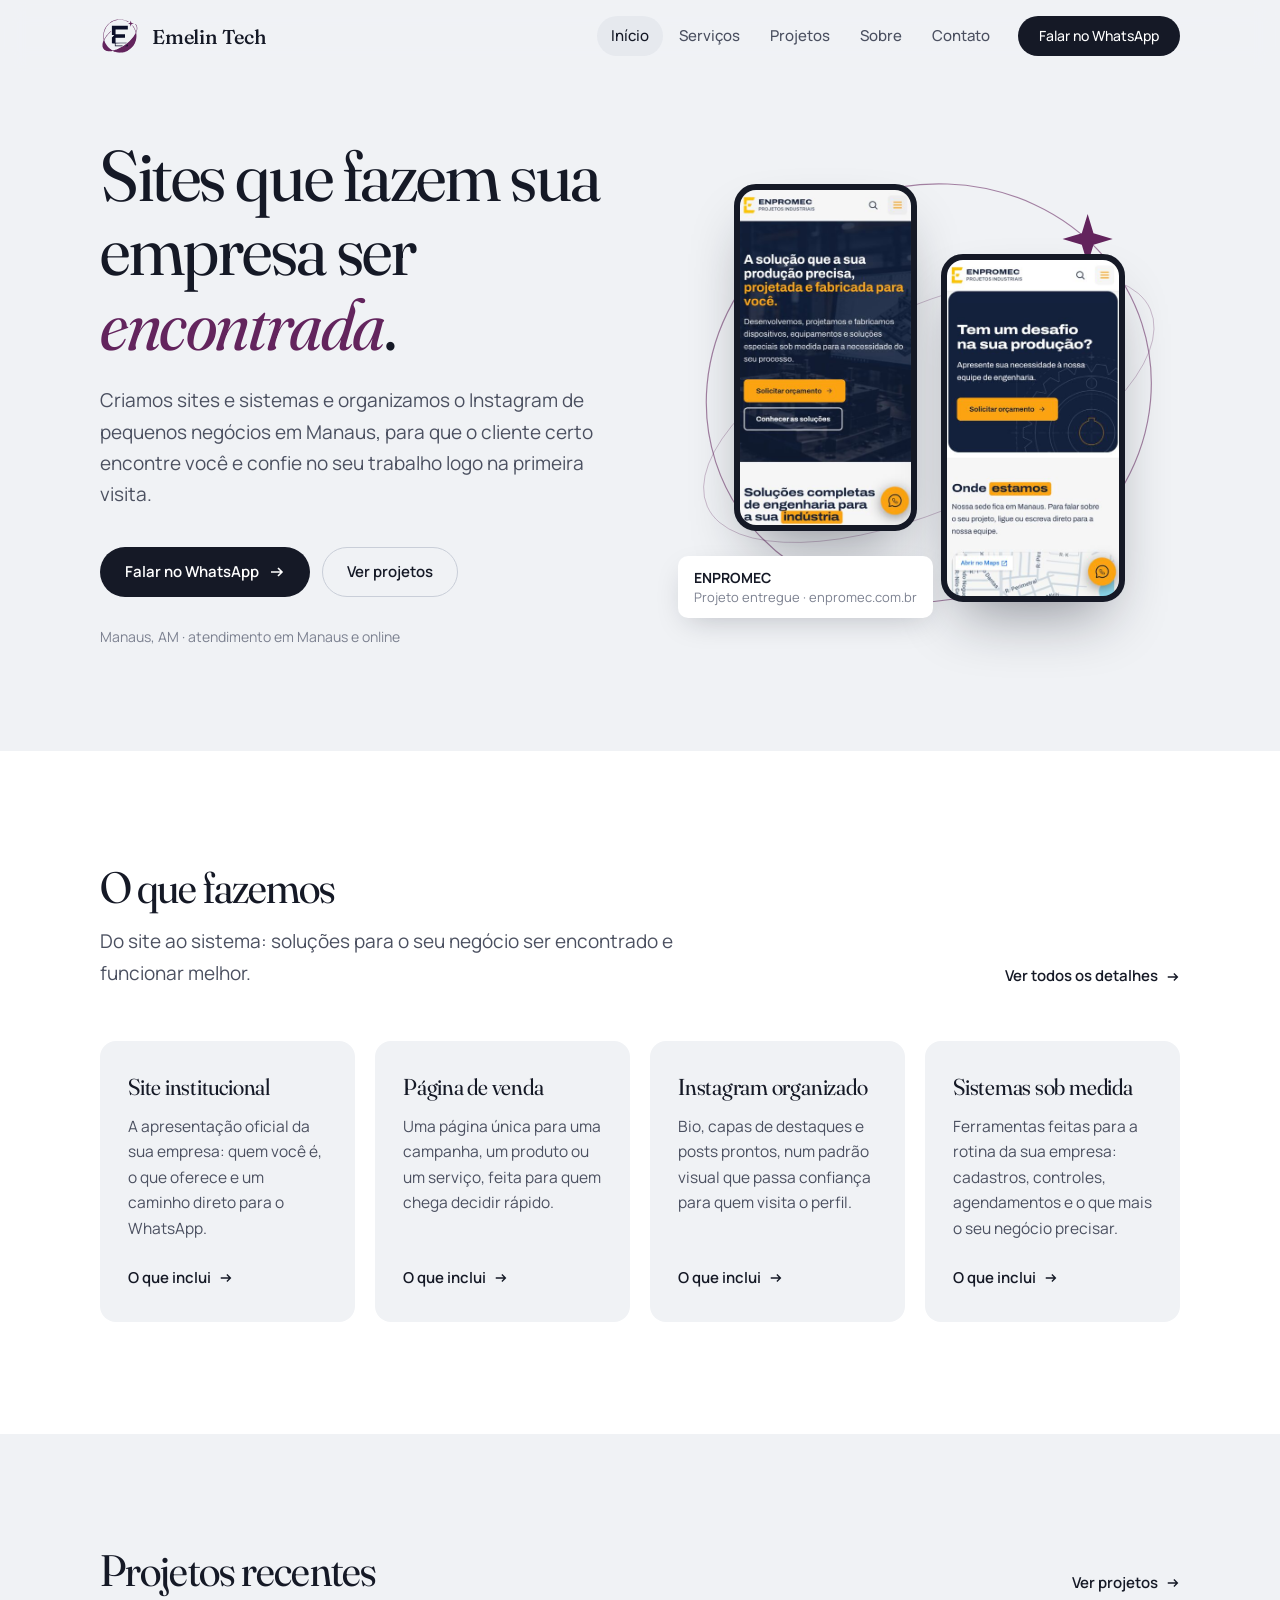
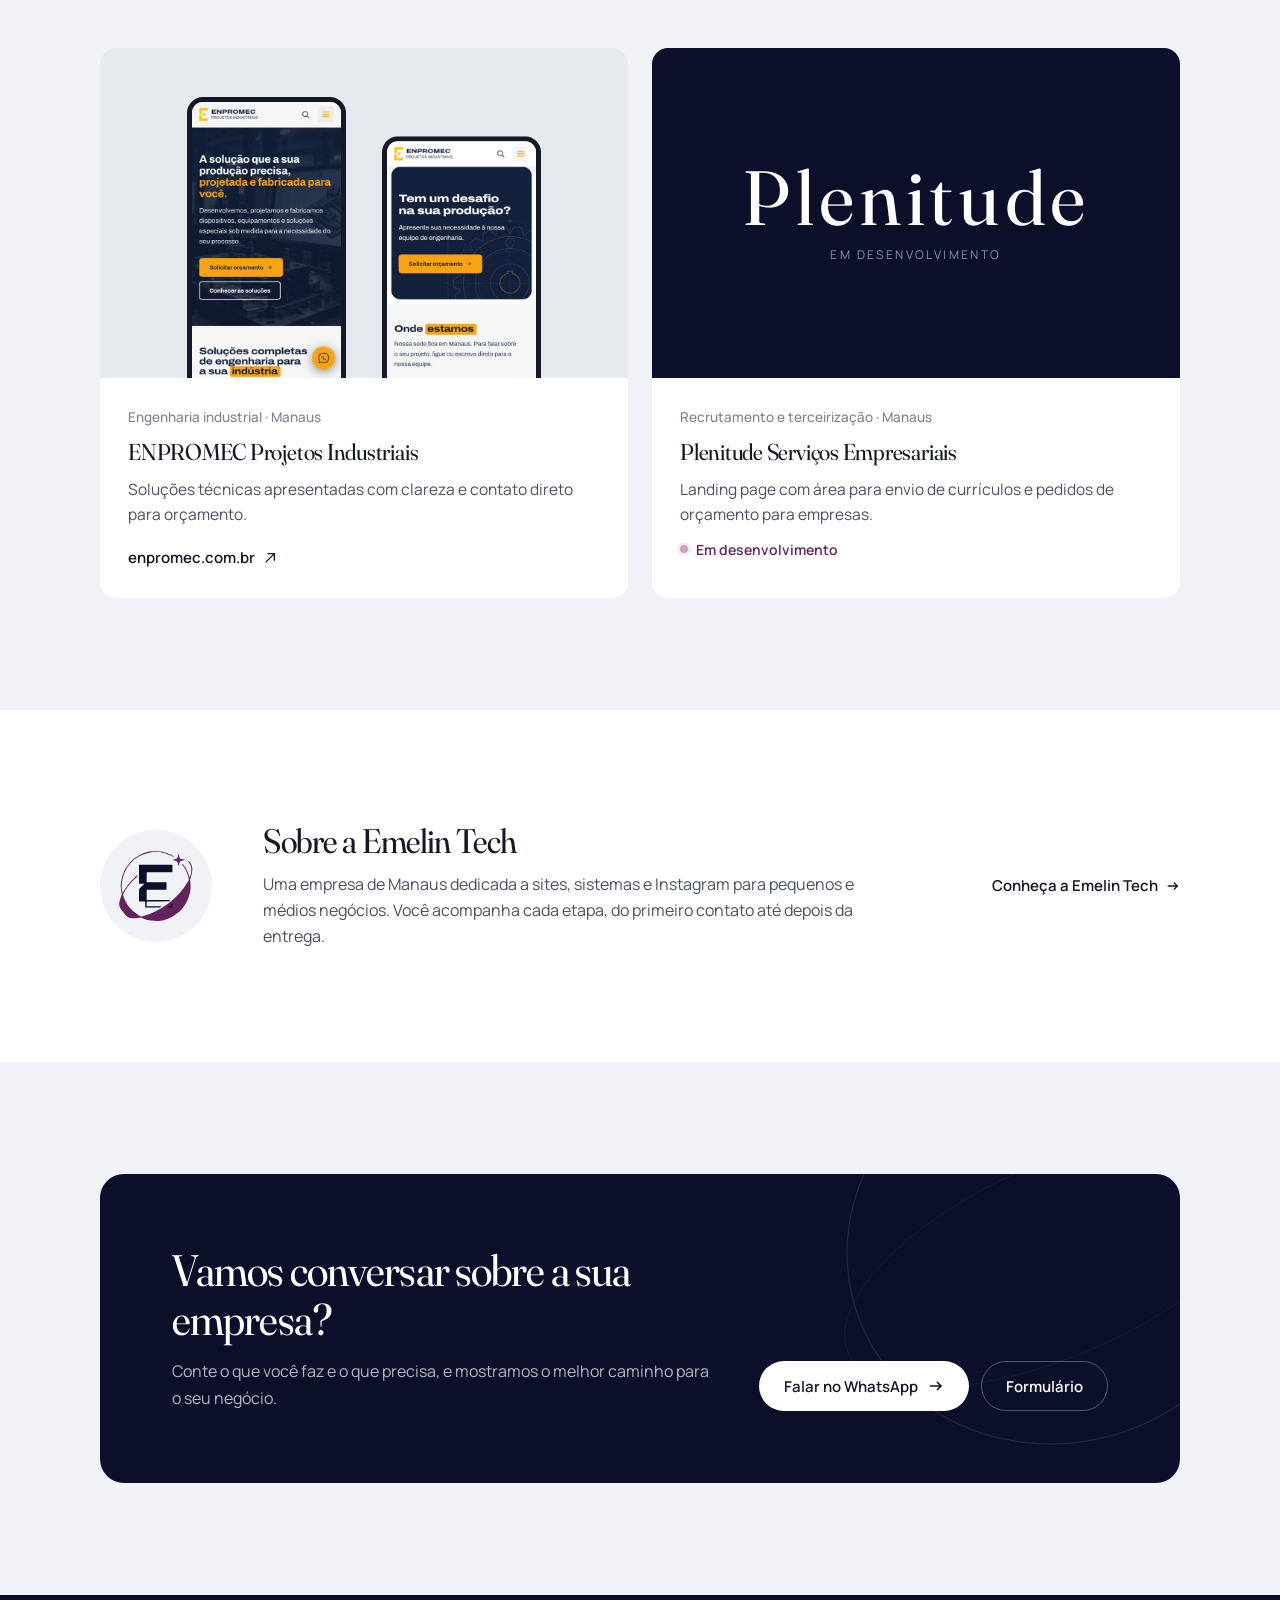
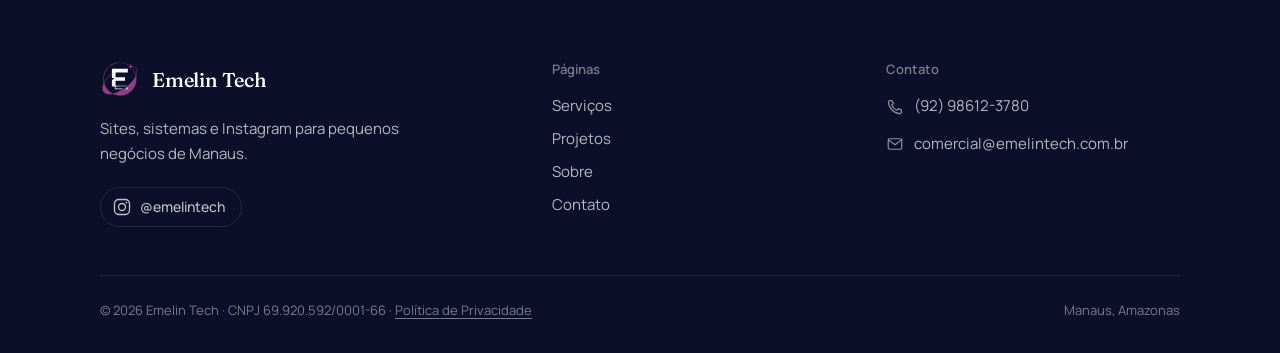
<file: index.html>
<!DOCTYPE html>
<html lang="pt-BR">
<head>
<meta charset="utf-8">
<meta name="viewport" content="width=device-width, initial-scale=1">
<title>Emelin Tech | Sites, sistemas e Instagram para negócios em Manaus</title>
<meta name="description" content="Sites profissionais, sistemas sob medida e Instagram organizado para pequenos negócios de Manaus, com atendimento próximo do início ao fim.">
<meta name="theme-color" content="#f0f2f5">
<meta property="og:title" content="Emelin Tech | Sites, sistemas e Instagram para negócios em Manaus">
<meta property="og:description" content="Sites profissionais, sistemas sob medida e Instagram organizado para pequenos negócios de Manaus, com atendimento próximo do início ao fim.">
<meta property="og:image" content="https://www.emelintech.com.br/img/og-imagem.png">
<meta property="og:locale" content="pt_BR">
<meta property="og:url" content="https://www.emelintech.com.br/">
<link rel="canonical" href="https://www.emelintech.com.br/">
<link rel="icon" type="image/svg+xml" href="img/favicon.svg">
<link rel="apple-touch-icon" href="img/icone-512.png">
<link rel="stylesheet" href="assets/fontes.css">
<link rel="stylesheet" href="assets/style.css">
<!-- Dados estruturados: "cartão de identificação" da empresa para o Google (só fatos confirmados). -->
<script type="application/ld+json">
{
  "@context": "https://schema.org",
  "@type": "ProfessionalService",
  "name": "Emelin Tech",
  "description": "Sites, sistemas sob medida e Instagram organizado para pequenos negócios de Manaus.",
  "url": "https://www.emelintech.com.br/",
  "logo": "https://www.emelintech.com.br/img/icone-512.png",
  "image": "https://www.emelintech.com.br/img/og-imagem.png",
  "telephone": "+55-92-98612-3780",
  "email": "comercial@emelintech.com.br",
  "taxID": "69.920.592/0001-66",
  "address": { "@type": "PostalAddress", "addressLocality": "Manaus", "addressRegion": "AM", "addressCountry": "BR" },
  "areaServed": "Manaus e região",
  "sameAs": ["https://instagram.com/emelintech"]
}
</script>
</head>
<body>
<header class="site-header">
  <div class="wrap">
    <a class="brand" href="index.html" aria-label="Emelin Tech, página inicial">
      <img src="img/icone.svg" alt="" width="40" height="40">
      <strong>Emelin Tech</strong>
    </a>
    <button class="menu-toggle" aria-label="Abrir menu" aria-expanded="false" aria-controls="nav">
      <svg viewBox="0 0 24 24" fill="none" aria-hidden="true"><path d="M3 8h18M3 16h18" stroke="currentColor" stroke-width="1.6"/></svg>
    </button>
    <nav class="nav" id="nav">
      <a href="index.html">Início</a>
      <a href="servicos.html">Serviços</a>
      <a href="projetos.html">Projetos</a>
      <a href="sobre.html">Sobre</a>
      <a href="contato.html">Contato</a>
      <a class="btn" href="https://wa.me/5592986123780" target="_blank" rel="noopener">Falar no WhatsApp</a>
    </nav>
  </div>
</header>
<main>
<section class="hero">
  <div class="wrap">
    <div>
      <h1>Sites que fazem sua empresa ser <em>encontrada</em>.</h1>
      <p class="lead">Criamos sites e sistemas e organizamos o Instagram de pequenos negócios em Manaus, para que o cliente certo encontre você e confie no seu trabalho logo na primeira visita.</p>
      <div class="actions">
        <a class="btn btn-primary" href="https://wa.me/5592986123780" target="_blank" rel="noopener">Falar no WhatsApp <svg viewBox="0 0 16 16" fill="none" aria-hidden="true"><path d="M2 8h11M9 4l4 4-4 4" stroke="currentColor" stroke-width="1.6"/></svg></a>
        <a class="btn btn-ghost" href="projetos.html">Ver projetos</a>
      </div>
      <p class="place">Manaus, AM · atendimento em Manaus e online</p>
    </div>
    <div class="showcase" aria-label="Site da ENPROMEC no celular">
      <svg class="orbit" viewBox="0 0 600 600" fill="none" aria-hidden="true">
  <ellipse cx="300" cy="300" rx="268" ry="248" transform="rotate(-18 300 300)" stroke="currentColor" stroke-width="1.4" opacity=".55"/>
  <ellipse cx="300" cy="318" rx="290" ry="120" transform="rotate(-24 300 318)" stroke="currentColor" stroke-width="1" opacity=".3"/>
  <path class="star" d="M490 86 L497 109 L520 116 L497 123 L490 146 L483 123 L460 116 L483 109 Z" fill="currentColor"/>
</svg>
      <div class="phones">
        <div class="phone"><img src="img/enpromec-1.jpg" alt="Página inicial do site da ENPROMEC no celular"></div>
        <div class="phone"><img src="img/enpromec-2.jpg" alt="Seção de orçamento do site da ENPROMEC no celular"></div>
      </div>
      <a class="caption" href="https://enpromec.com.br" target="_blank" rel="noopener"><strong>ENPROMEC</strong><span>Projeto entregue · enpromec.com.br</span></a>
    </div>
  </div>
</section>

<section class="section bg-white">
  <div class="wrap">
    <div class="head reveal">
      <div>
        <h2>O que fazemos</h2>
        <p class="lead">Do site ao sistema: soluções para o seu negócio ser encontrado e funcionar melhor.</p>
      </div>
      <a class="link" href="servicos.html">Ver todos os detalhes <svg viewBox="0 0 16 16" fill="none" aria-hidden="true"><path d="M2 8h11M9 4l4 4-4 4" stroke="currentColor" stroke-width="1.6"/></svg></a>
    </div>
    <div class="cards reveal">
      <article class="card">
        <h3>Site institucional</h3>
        <p>A apresentação oficial da sua empresa: quem você é, o que oferece e um caminho direto para o WhatsApp.</p>
        <a class="link" href="servicos.html#site">O que inclui <svg viewBox="0 0 16 16" fill="none" aria-hidden="true"><path d="M2 8h11M9 4l4 4-4 4" stroke="currentColor" stroke-width="1.6"/></svg></a>
      </article>
      <article class="card">
        <h3>Página de venda</h3>
        <p>Uma página única para uma campanha, um produto ou um serviço, feita para quem chega decidir rápido.</p>
        <a class="link" href="servicos.html#pagina">O que inclui <svg viewBox="0 0 16 16" fill="none" aria-hidden="true"><path d="M2 8h11M9 4l4 4-4 4" stroke="currentColor" stroke-width="1.6"/></svg></a>
      </article>
      <article class="card">
        <h3>Instagram organizado</h3>
        <p>Bio, capas de destaques e posts prontos, num padrão visual que passa confiança para quem visita o perfil.</p>
        <a class="link" href="servicos.html#instagram">O que inclui <svg viewBox="0 0 16 16" fill="none" aria-hidden="true"><path d="M2 8h11M9 4l4 4-4 4" stroke="currentColor" stroke-width="1.6"/></svg></a>
      </article>
      <article class="card">
        <h3>Sistemas sob medida</h3>
        <p>Ferramentas feitas para a rotina da sua empresa: cadastros, controles, agendamentos e o que mais o seu negócio precisar.</p>
        <a class="link" href="servicos.html#sistemas">O que inclui <svg viewBox="0 0 16 16" fill="none" aria-hidden="true"><path d="M2 8h11M9 4l4 4-4 4" stroke="currentColor" stroke-width="1.6"/></svg></a>
      </article>
    </div>
  </div>
</section>

<section class="section">
  <div class="wrap">
    <div class="head reveal">
      <div>
        <h2>Projetos recentes</h2>
      </div>
      <a class="link" href="projetos.html">Ver projetos <svg viewBox="0 0 16 16" fill="none" aria-hidden="true"><path d="M2 8h11M9 4l4 4-4 4" stroke="currentColor" stroke-width="1.6"/></svg></a>
    </div>
    <div class="projects reveal">
      <article class="project">
        <div class="project-media">
          <img src="img/enpromec-1.jpg" alt="" loading="lazy">
          <img src="img/enpromec-2.jpg" alt="" loading="lazy">
        </div>
        <div class="project-body">
          <span class="kind">Engenharia industrial · Manaus</span>
          <h3>ENPROMEC Projetos Industriais</h3>
          <p>Soluções técnicas apresentadas com clareza e contato direto para orçamento.</p>
          <a class="link" href="https://enpromec.com.br" target="_blank" rel="noopener">enpromec.com.br <svg viewBox="0 0 16 16" fill="none" aria-hidden="true"><path d="M5 3h8v8M13 3 3 13" stroke="currentColor" stroke-width="1.6"/></svg></a>
        </div>
      </article>
      <article class="project">
        <div class="project-media wordmark">
          <strong>Plenitude</strong>
          <small>Em desenvolvimento</small>
        </div>
        <div class="project-body">
          <span class="kind">Recrutamento e terceirização · Manaus</span>
          <h3>Plenitude Serviços Empresariais</h3>
          <p>Landing page com área para envio de currículos e pedidos de orçamento para empresas.</p>
          <span class="status"><span class="dot" aria-hidden="true"></span>Em desenvolvimento</span>
        </div>
      </article>
    </div>
  </div>
</section>

<section class="section bg-white">
  <div class="wrap about-strip reveal">
    <img class="monogram" src="img/icone.svg" alt="" width="112" height="112">
    <div>
      <h2>Sobre a Emelin Tech</h2>
      <p>Uma empresa de Manaus dedicada a sites, sistemas e Instagram para pequenos e médios negócios. Você acompanha cada etapa, do primeiro contato até depois da entrega.</p>
    </div>
    <a class="link" href="sobre.html">Conheça a Emelin Tech <svg viewBox="0 0 16 16" fill="none" aria-hidden="true"><path d="M2 8h11M9 4l4 4-4 4" stroke="currentColor" stroke-width="1.6"/></svg></a>
  </div>
</section>

<section class="cta-wrap">
  <div class="wrap">
    <div class="cta-box reveal">
      <svg class="orbit" viewBox="0 0 600 600" fill="none" aria-hidden="true">
  <ellipse cx="300" cy="300" rx="268" ry="248" transform="rotate(-18 300 300)" stroke="currentColor" stroke-width="1.4" opacity=".55"/>
  <ellipse cx="300" cy="318" rx="290" ry="120" transform="rotate(-24 300 318)" stroke="currentColor" stroke-width="1" opacity=".3"/>
  <path class="star" d="M490 86 L497 109 L520 116 L497 123 L490 146 L483 123 L460 116 L483 109 Z" fill="currentColor"/>
</svg>
      <div>
        <h2>Vamos conversar sobre a sua empresa?</h2>
        <p>Conte o que você faz e o que precisa, e mostramos o melhor caminho para o seu negócio.</p>
      </div>
      <div class="actions">
        <a class="btn btn-light" href="https://wa.me/5592986123780" target="_blank" rel="noopener">Falar no WhatsApp <svg viewBox="0 0 16 16" fill="none" aria-hidden="true"><path d="M2 8h11M9 4l4 4-4 4" stroke="currentColor" stroke-width="1.6"/></svg></a>
        <a class="btn btn-ghost" href="contato.html">Formulário</a>
      </div>
    </div>
  </div>
</section>

</main>
<footer class="site-footer">
  <div class="wrap">
    <div class="top">
      <div>
        <a class="brand" href="index.html"><img src="img/icone-escuro.svg" alt="" width="40" height="40"><strong>Emelin Tech</strong></a>
        <p class="tagline">Sites, sistemas e Instagram para pequenos negócios de Manaus.</p>
        <!-- Redes sociais (ícones). Cada link abre em nova aba. -->
        <div class="social">
          <a class="social__perfil" href="https://instagram.com/emelintech" target="_blank" rel="noopener" aria-label="Instagram da Emelin Tech (@emelintech)"><svg viewBox="0 0 24 24" fill="none" aria-hidden="true"><rect x="3" y="3" width="18" height="18" rx="5" stroke="currentColor" stroke-width="1.6"/><circle cx="12" cy="12" r="4.2" stroke="currentColor" stroke-width="1.6"/><circle cx="17.3" cy="6.7" r="1.1" fill="currentColor"/></svg><span>@emelintech</span></a>
          <!-- LinkedIn: quando a página existir, troque SEU-ENDERECO pelo endereço e apague as marcas de comentário do começo e do fim desta linha. <a href="https://www.linkedin.com/company/SEU-ENDERECO" target="_blank" rel="noopener" aria-label="LinkedIn da Emelin Tech"><svg viewBox="0 0 24 24" fill="none" aria-hidden="true"><rect x="3" y="3" width="18" height="18" rx="3" stroke="currentColor" stroke-width="1.6"/><path d="M8 10.5V17M8 7.2v.1M11.5 17v-6.5M11.5 13.2c0-1.6 1-2.7 2.5-2.7s2.5 1 2.5 2.7V17" stroke="currentColor" stroke-width="1.6" stroke-linecap="round"/></svg></a> -->
        </div>
      </div>
      <div>
        <h4>Páginas</h4>
        <ul>
          <li><a href="servicos.html">Serviços</a></li>
          <li><a href="projetos.html">Projetos</a></li>
          <li><a href="sobre.html">Sobre</a></li>
          <li><a href="contato.html">Contato</a></li>
        </ul>
      </div>
      <div>
        <h4>Contato</h4>
        <ul class="contatos-rodape">
          <li><a href="https://wa.me/5592986123780" target="_blank" rel="noopener"><svg viewBox="0 0 24 24" fill="none" stroke="currentColor" stroke-width="1.6" stroke-linejoin="round" aria-hidden="true"><path d="M5 3.5h3.2l1.6 4.2-2.1 1.4a11.5 11.5 0 0 0 7.2 7.2l1.4-2.1 4.2 1.6V19a1.8 1.8 0 0 1-1.9 1.8A16.6 16.6 0 0 1 3.2 5.4 1.8 1.8 0 0 1 5 3.5z"/></svg>(92) 98612-3780</a></li>
          <li><a href="mailto:comercial@emelintech.com.br"><svg viewBox="0 0 24 24" fill="none" stroke="currentColor" stroke-width="1.6" stroke-linejoin="round" aria-hidden="true"><rect x="3" y="5" width="18" height="14" rx="2"/><path d="M3.5 6.5 12 13l8.5-6.5"/></svg>comercial@emelintech.com.br</a></li>
        </ul>
      </div>
    </div>
    <div class="bottom">
      <span>© 2026 Emelin Tech · CNPJ 69.920.592/0001-66 · <a href="privacidade.html">Política de Privacidade</a></span>
      <span>Manaus, Amazonas</span>
    </div>
  </div>
</footer>
<script src="assets/site.js"></script>
</body>
</html>
</file>
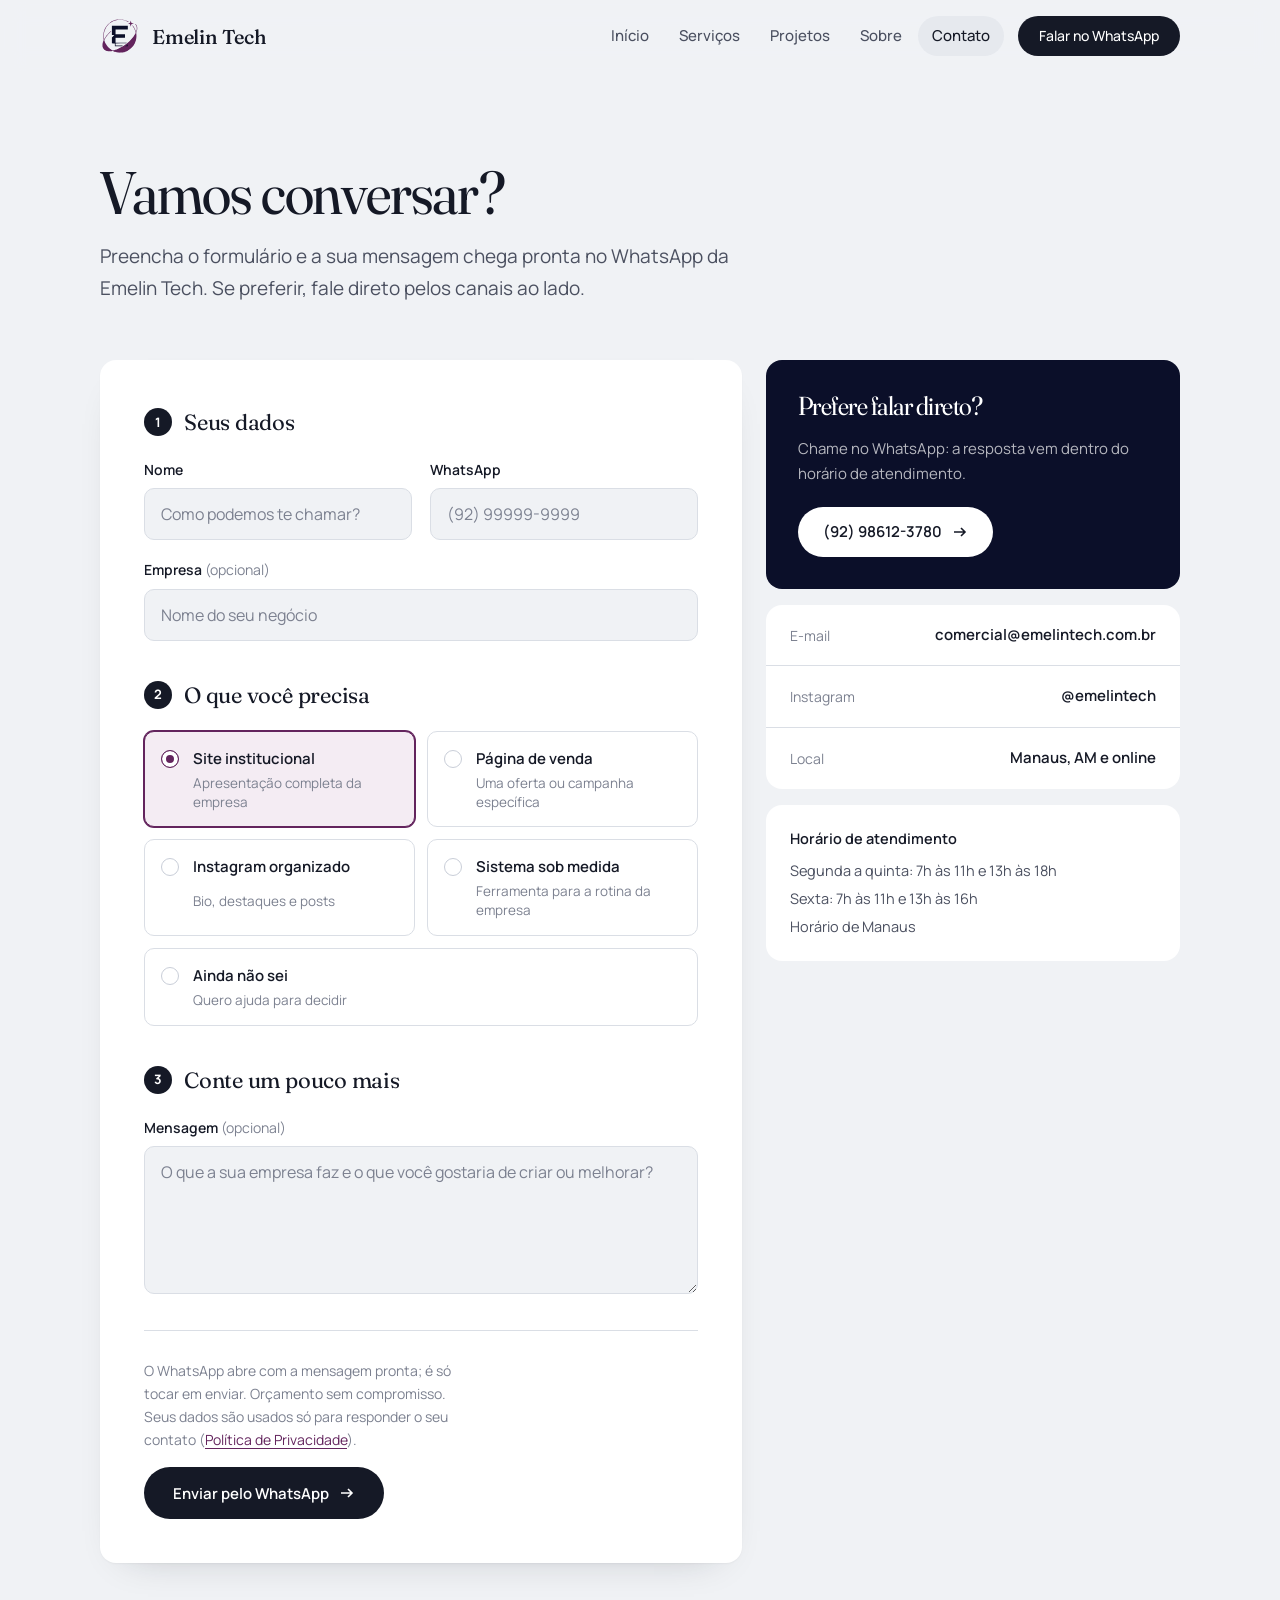
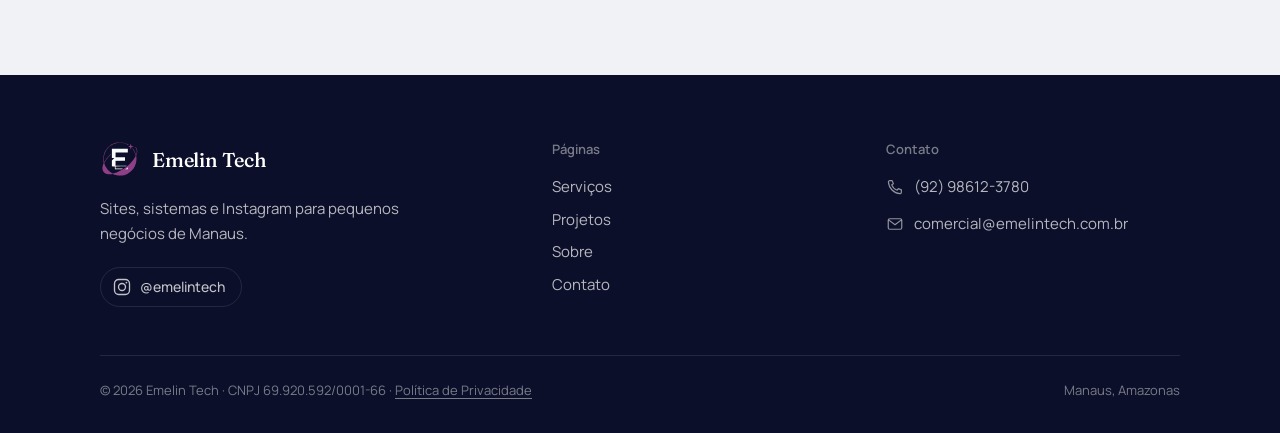
<file: contato.html>
<!DOCTYPE html>
<html lang="pt-BR">
<head>
<meta charset="utf-8">
<meta name="viewport" content="width=device-width, initial-scale=1">
<title>Contato | Emelin Tech</title>
<meta name="description" content="Peça um orçamento à Emelin Tech pelo formulário, WhatsApp, e-mail ou Instagram. Atendimento em Manaus e online.">
<meta name="theme-color" content="#f0f2f5">
<meta property="og:title" content="Contato | Emelin Tech">
<meta property="og:description" content="Peça um orçamento à Emelin Tech pelo formulário, WhatsApp, e-mail ou Instagram. Atendimento em Manaus e online.">
<meta property="og:image" content="https://www.emelintech.com.br/img/og-imagem.png">
<meta property="og:locale" content="pt_BR">
<meta property="og:url" content="https://www.emelintech.com.br/contato.html">
<link rel="canonical" href="https://www.emelintech.com.br/contato.html">
<link rel="icon" type="image/svg+xml" href="img/favicon.svg">
<link rel="apple-touch-icon" href="img/icone-512.png">
<link rel="stylesheet" href="assets/fontes.css">
<link rel="stylesheet" href="assets/style.css">
</head>
<body>
<header class="site-header">
  <div class="wrap">
    <a class="brand" href="index.html" aria-label="Emelin Tech, página inicial">
      <img src="img/icone.svg" alt="" width="40" height="40">
      <strong>Emelin Tech</strong>
    </a>
    <button class="menu-toggle" aria-label="Abrir menu" aria-expanded="false" aria-controls="nav">
      <svg viewBox="0 0 24 24" fill="none" aria-hidden="true"><path d="M3 8h18M3 16h18" stroke="currentColor" stroke-width="1.6"/></svg>
    </button>
    <nav class="nav" id="nav">
      <a href="index.html">Início</a>
      <a href="servicos.html">Serviços</a>
      <a href="projetos.html">Projetos</a>
      <a href="sobre.html">Sobre</a>
      <a href="contato.html">Contato</a>
      <a class="btn" href="https://wa.me/5592986123780" target="_blank" rel="noopener">Falar no WhatsApp</a>
    </nav>
  </div>
</header>
<main>
<section class="page-top">
  <div class="wrap">
    <h1>Vamos conversar?</h1>
    <p class="lead">Preencha o formulário e a sua mensagem chega pronta no WhatsApp da Emelin Tech. Se preferir, fale direto pelos canais ao lado.</p>
  </div>
</section>

<section class="section tight">
  <div class="wrap contact">
    <div class="form-card reveal">
      <form id="contact-form" novalidate>
        <fieldset class="form-step">
          <legend><b>1</b>Seus dados</legend>
          <div class="grid-2">
            <div class="field">
              <label for="name">Nome</label>
              <input id="name" name="name" type="text" placeholder="Como podemos te chamar?" autocomplete="name" required>
            </div>
            <div class="field">
              <label for="whatsapp">WhatsApp</label>
              <input id="whatsapp" name="whatsapp" type="tel" inputmode="tel" placeholder="(92) 99999-9999" autocomplete="tel" required>
            </div>
          </div>
          <div class="field">
            <label for="company">Empresa <span class="opt">(opcional)</span></label>
            <input id="company" name="company" type="text" placeholder="Nome do seu negócio" autocomplete="organization">
          </div>
        </fieldset>

        <fieldset class="form-step">
          <legend><b>2</b>O que você precisa</legend>
          <div class="options">
            <label class="option"><input type="radio" name="service_type" value="Site institucional" data-key="site" checked><span><strong>Site institucional</strong><small>Apresentação completa da empresa</small></span></label>
            <label class="option"><input type="radio" name="service_type" value="Página de venda" data-key="pagina"><span><strong>Página de venda</strong><small>Uma oferta ou campanha específica</small></span></label>
            <label class="option"><input type="radio" name="service_type" value="Organização de Instagram" data-key="instagram"><span><strong>Instagram organizado</strong><small>Bio, destaques e posts</small></span></label>
            <label class="option"><input type="radio" name="service_type" value="Sistema sob medida" data-key="sistemas"><span><strong>Sistema sob medida</strong><small>Ferramenta para a rotina da empresa</small></span></label>
            <label class="option"><input type="radio" name="service_type" value="Ainda não tenho certeza" data-key="outro"><span><strong>Ainda não sei</strong><small>Quero ajuda para decidir</small></span></label>
          </div>
        </fieldset>

        <fieldset class="form-step">
          <legend><b>3</b>Conte um pouco mais</legend>
          <div class="field">
            <label for="message">Mensagem <span class="opt">(opcional)</span></label>
            <textarea id="message" name="message" rows="5" placeholder="O que a sua empresa faz e o que você gostaria de criar ou melhorar?"></textarea>
          </div>
        </fieldset>

        <div class="form-foot">
          <p>O WhatsApp abre com a mensagem pronta; é só tocar em enviar. Orçamento sem compromisso. Seus dados são usados só para responder o seu contato (<a href="privacidade.html">Política de Privacidade</a>).</p>
          <button class="btn btn-primary" type="submit">Enviar pelo WhatsApp <svg viewBox="0 0 16 16" fill="none" aria-hidden="true"><path d="M2 8h11M9 4l4 4-4 4" stroke="currentColor" stroke-width="1.6"/></svg></button>
          <p class="form-status" id="form-status" role="status" aria-live="polite"></p>
        </div>
      </form>
    </div>

    <aside class="side reveal">
      <div class="side-card">
        <h2>Prefere falar direto?</h2>
        <p>Chame no WhatsApp: a resposta vem dentro do horário de atendimento.</p>
        <a class="btn btn-light" href="https://wa.me/5592986123780" target="_blank" rel="noopener">(92) 98612-3780 <svg viewBox="0 0 16 16" fill="none" aria-hidden="true"><path d="M2 8h11M9 4l4 4-4 4" stroke="currentColor" stroke-width="1.6"/></svg></a>
      </div>
      <ul class="side-list">
        <li><a href="mailto:comercial@emelintech.com.br"><span>E-mail</span><strong>comercial@emelintech.com.br</strong></a></li>
        <li><a href="https://instagram.com/emelintech" target="_blank" rel="noopener"><span>Instagram</span><strong>@emelintech</strong></a></li>
        <li><div><span>Local</span><strong>Manaus, AM e online</strong></div></li>
      </ul>
      <div class="hours">
        <strong>Horário de atendimento</strong>
        <span>Segunda a quinta: 7h às 11h e 13h às 18h</span>
        <span>Sexta: 7h às 11h e 13h às 16h</span>
        <span>Horário de Manaus</span>
      </div>
    </aside>
  </div>
</section>
</main>
<footer class="site-footer">
  <div class="wrap">
    <div class="top">
      <div>
        <a class="brand" href="index.html"><img src="img/icone-escuro.svg" alt="" width="40" height="40"><strong>Emelin Tech</strong></a>
        <p class="tagline">Sites, sistemas e Instagram para pequenos negócios de Manaus.</p>
        <!-- Redes sociais (ícones). Cada link abre em nova aba. -->
        <div class="social">
          <a class="social__perfil" href="https://instagram.com/emelintech" target="_blank" rel="noopener" aria-label="Instagram da Emelin Tech (@emelintech)"><svg viewBox="0 0 24 24" fill="none" aria-hidden="true"><rect x="3" y="3" width="18" height="18" rx="5" stroke="currentColor" stroke-width="1.6"/><circle cx="12" cy="12" r="4.2" stroke="currentColor" stroke-width="1.6"/><circle cx="17.3" cy="6.7" r="1.1" fill="currentColor"/></svg><span>@emelintech</span></a>
          <!-- LinkedIn: quando a página existir, troque SEU-ENDERECO pelo endereço e apague as marcas de comentário do começo e do fim desta linha. <a href="https://www.linkedin.com/company/SEU-ENDERECO" target="_blank" rel="noopener" aria-label="LinkedIn da Emelin Tech"><svg viewBox="0 0 24 24" fill="none" aria-hidden="true"><rect x="3" y="3" width="18" height="18" rx="3" stroke="currentColor" stroke-width="1.6"/><path d="M8 10.5V17M8 7.2v.1M11.5 17v-6.5M11.5 13.2c0-1.6 1-2.7 2.5-2.7s2.5 1 2.5 2.7V17" stroke="currentColor" stroke-width="1.6" stroke-linecap="round"/></svg></a> -->
        </div>
      </div>
      <div>
        <h4>Páginas</h4>
        <ul>
          <li><a href="servicos.html">Serviços</a></li>
          <li><a href="projetos.html">Projetos</a></li>
          <li><a href="sobre.html">Sobre</a></li>
          <li><a href="contato.html">Contato</a></li>
        </ul>
      </div>
      <div>
        <h4>Contato</h4>
        <ul class="contatos-rodape">
          <li><a href="https://wa.me/5592986123780" target="_blank" rel="noopener"><svg viewBox="0 0 24 24" fill="none" stroke="currentColor" stroke-width="1.6" stroke-linejoin="round" aria-hidden="true"><path d="M5 3.5h3.2l1.6 4.2-2.1 1.4a11.5 11.5 0 0 0 7.2 7.2l1.4-2.1 4.2 1.6V19a1.8 1.8 0 0 1-1.9 1.8A16.6 16.6 0 0 1 3.2 5.4 1.8 1.8 0 0 1 5 3.5z"/></svg>(92) 98612-3780</a></li>
          <li><a href="mailto:comercial@emelintech.com.br"><svg viewBox="0 0 24 24" fill="none" stroke="currentColor" stroke-width="1.6" stroke-linejoin="round" aria-hidden="true"><rect x="3" y="5" width="18" height="14" rx="2"/><path d="M3.5 6.5 12 13l8.5-6.5"/></svg>comercial@emelintech.com.br</a></li>
        </ul>
      </div>
    </div>
    <div class="bottom">
      <span>© 2026 Emelin Tech · CNPJ 69.920.592/0001-66 · <a href="privacidade.html">Política de Privacidade</a></span>
      <span>Manaus, Amazonas</span>
    </div>
  </div>
</footer>
<script src="assets/site.js"></script>
</body>
</html>
</file>
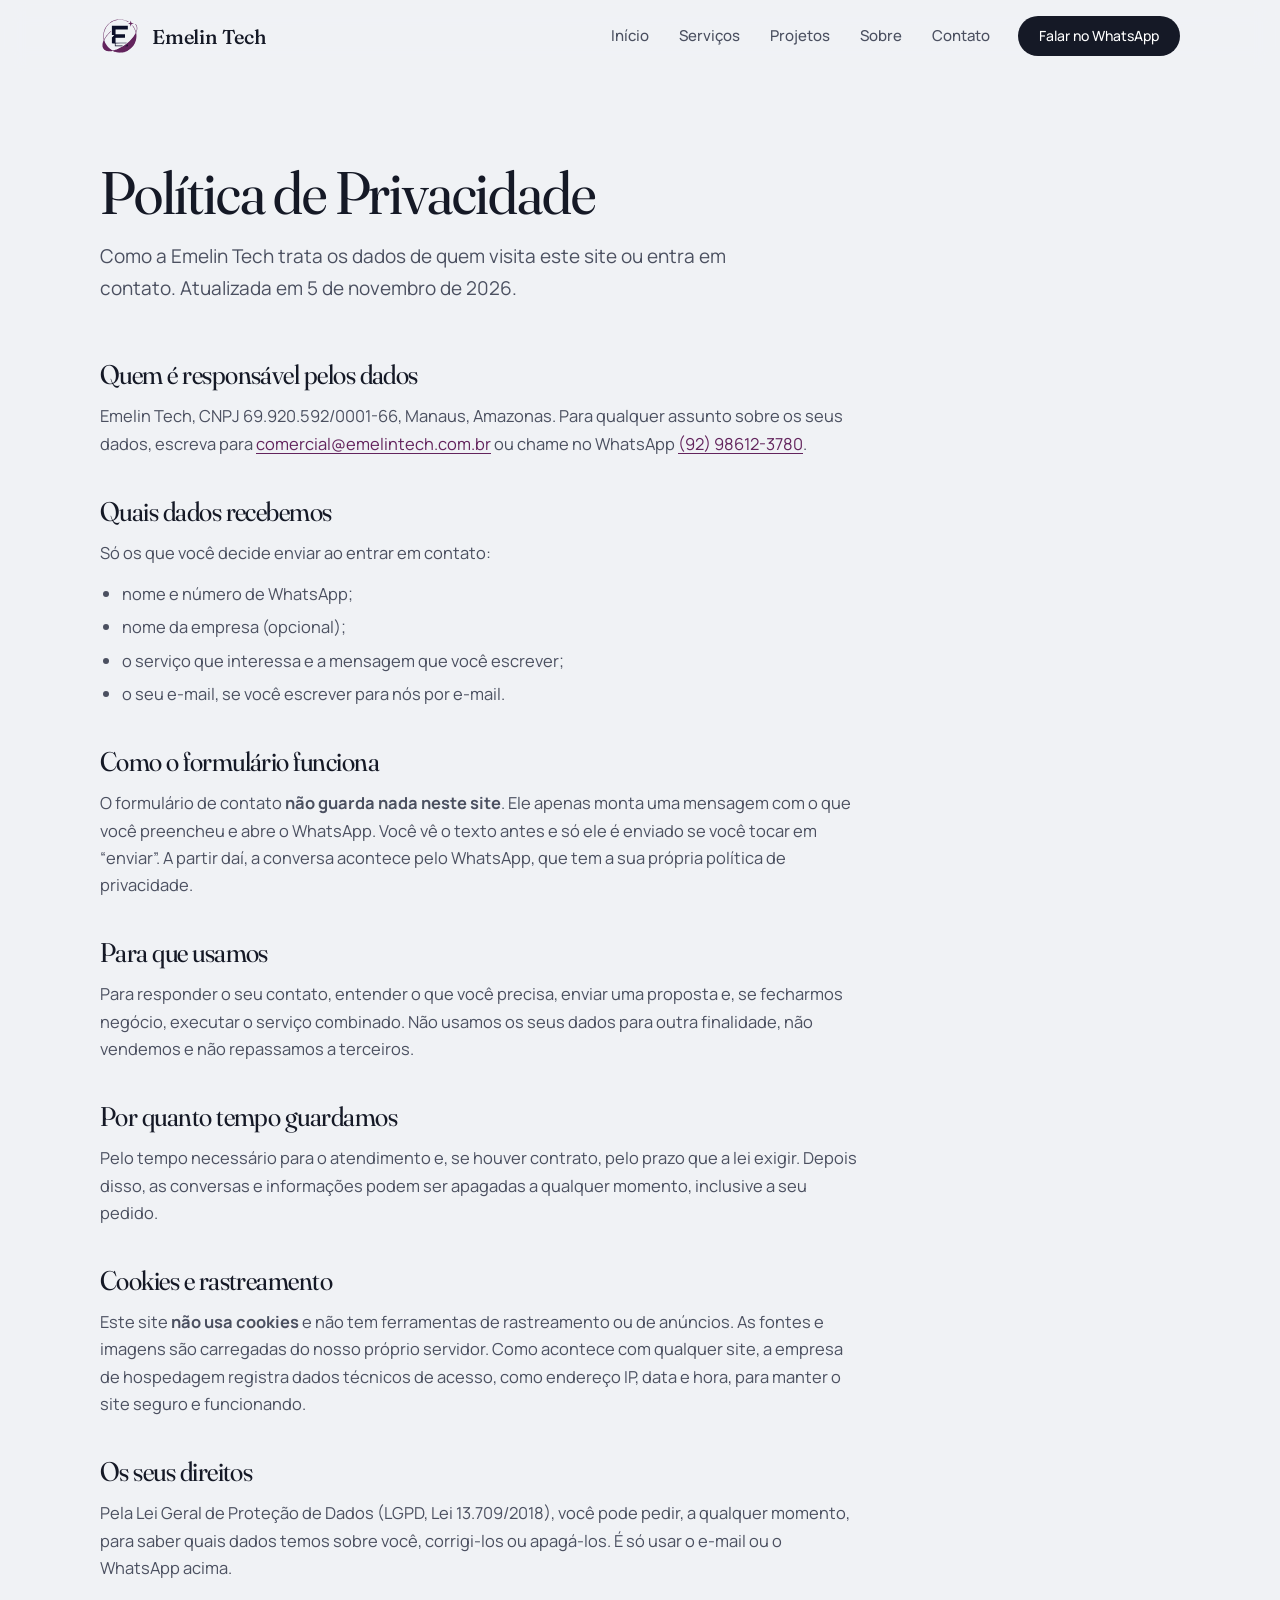
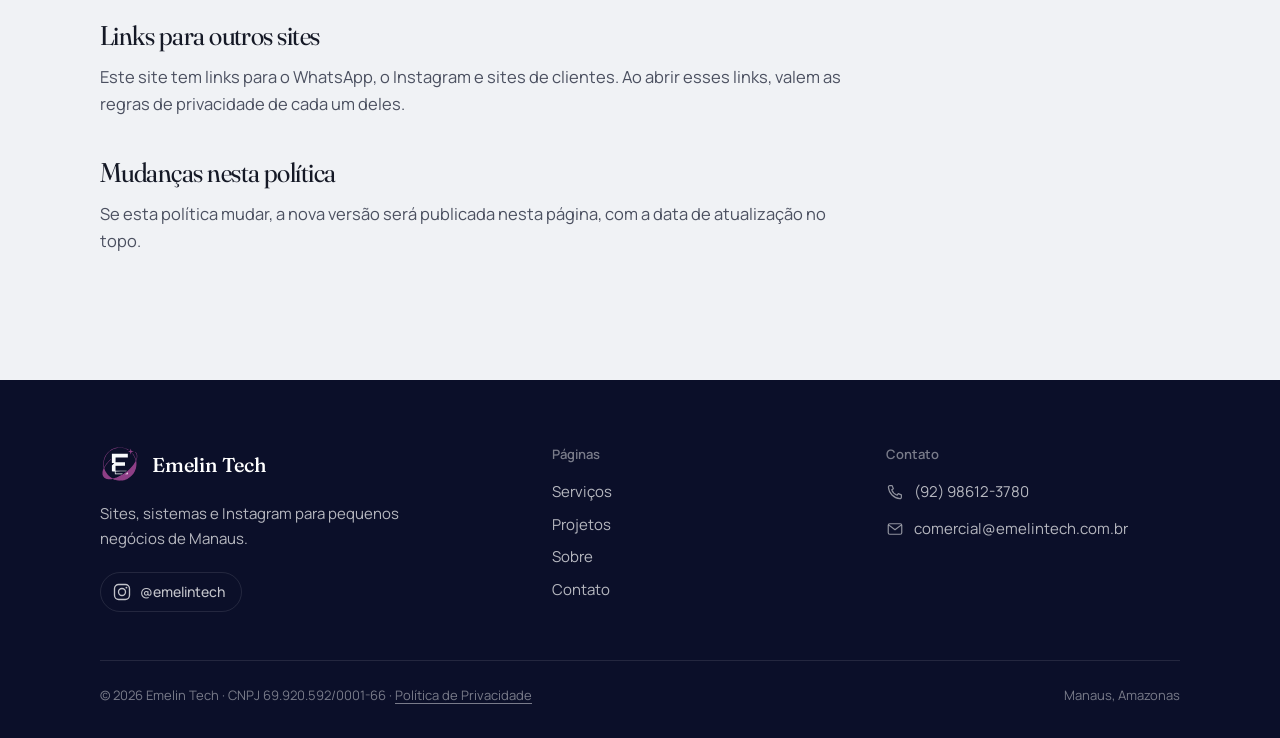
<file: privacidade.html>
<!DOCTYPE html>
<html lang="pt-BR">
<head>
<meta charset="utf-8">
<meta name="viewport" content="width=device-width, initial-scale=1">
<title>Política de Privacidade | Emelin Tech</title>
<meta name="description" content="Como a Emelin Tech trata os dados de quem visita o site ou entra em contato: o que recebemos, para que usamos e os seus direitos pela LGPD.">
<meta name="theme-color" content="#f0f2f5">
<meta property="og:title" content="Política de Privacidade | Emelin Tech">
<meta property="og:description" content="Como a Emelin Tech trata os dados de quem visita o site ou entra em contato.">
<meta property="og:image" content="https://www.emelintech.com.br/img/og-imagem.png">
<meta property="og:locale" content="pt_BR">
<meta property="og:url" content="https://www.emelintech.com.br/privacidade.html">
<link rel="canonical" href="https://www.emelintech.com.br/privacidade.html">
<link rel="icon" type="image/svg+xml" href="img/favicon.svg">
<link rel="apple-touch-icon" href="img/icone-512.png">
<link rel="stylesheet" href="assets/fontes.css">
<link rel="stylesheet" href="assets/style.css">
</head>
<body>
<header class="site-header">
  <div class="wrap">
    <a class="brand" href="index.html" aria-label="Emelin Tech, página inicial">
      <img src="img/icone.svg" alt="" width="40" height="40">
      <strong>Emelin Tech</strong>
    </a>
    <button class="menu-toggle" aria-label="Abrir menu" aria-expanded="false" aria-controls="nav">
      <svg viewBox="0 0 24 24" fill="none" aria-hidden="true"><path d="M3 8h18M3 16h18" stroke="currentColor" stroke-width="1.6"/></svg>
    </button>
    <nav class="nav" id="nav">
      <a href="index.html">Início</a>
      <a href="servicos.html">Serviços</a>
      <a href="projetos.html">Projetos</a>
      <a href="sobre.html">Sobre</a>
      <a href="contato.html">Contato</a>
      <a class="btn" href="https://wa.me/5592986123780" target="_blank" rel="noopener">Falar no WhatsApp</a>
    </nav>
  </div>
</header>
<main>
<section class="page-top">
  <div class="wrap">
    <h1>Política de Privacidade</h1>
    <p class="lead">Como a Emelin Tech trata os dados de quem visita este site ou entra em contato. Atualizada em 5 de novembro de 2026.</p>
  </div>
</section>

<section class="section tight">
  <div class="wrap">
    <div class="legal">
      <h2>Quem é responsável pelos dados</h2>
      <p>Emelin Tech, CNPJ 69.920.592/0001-66, Manaus, Amazonas. Para qualquer assunto sobre os seus dados, escreva para <a href="mailto:comercial@emelintech.com.br">comercial@emelintech.com.br</a> ou chame no WhatsApp <a href="https://wa.me/5592986123780" target="_blank" rel="noopener">(92) 98612-3780</a>.</p>

      <h2>Quais dados recebemos</h2>
      <p>Só os que você decide enviar ao entrar em contato:</p>
      <ul>
        <li>nome e número de WhatsApp;</li>
        <li>nome da empresa (opcional);</li>
        <li>o serviço que interessa e a mensagem que você escrever;</li>
        <li>o seu e-mail, se você escrever para nós por e-mail.</li>
      </ul>

      <h2>Como o formulário funciona</h2>
      <p>O formulário de contato <strong>não guarda nada neste site</strong>. Ele apenas monta uma mensagem com o que você preencheu e abre o WhatsApp. Você vê o texto antes e só ele é enviado se você tocar em “enviar”. A partir daí, a conversa acontece pelo WhatsApp, que tem a sua própria política de privacidade.</p>

      <h2>Para que usamos</h2>
      <p>Para responder o seu contato, entender o que você precisa, enviar uma proposta e, se fecharmos negócio, executar o serviço combinado. Não usamos os seus dados para outra finalidade, não vendemos e não repassamos a terceiros.</p>

      <h2>Por quanto tempo guardamos</h2>
      <p>Pelo tempo necessário para o atendimento e, se houver contrato, pelo prazo que a lei exigir. Depois disso, as conversas e informações podem ser apagadas a qualquer momento, inclusive a seu pedido.</p>

      <h2>Cookies e rastreamento</h2>
      <p>Este site <strong>não usa cookies</strong> e não tem ferramentas de rastreamento ou de anúncios. As fontes e imagens são carregadas do nosso próprio servidor. Como acontece com qualquer site, a empresa de hospedagem registra dados técnicos de acesso, como endereço IP, data e hora, para manter o site seguro e funcionando.</p>

      <h2>Os seus direitos</h2>
      <p>Pela Lei Geral de Proteção de Dados (LGPD, Lei 13.709/2018), você pode pedir, a qualquer momento, para saber quais dados temos sobre você, corrigi-los ou apagá-los. É só usar o e-mail ou o WhatsApp acima.</p>

      <h2>Links para outros sites</h2>
      <p>Este site tem links para o WhatsApp, o Instagram e sites de clientes. Ao abrir esses links, valem as regras de privacidade de cada um deles.</p>

      <h2>Mudanças nesta política</h2>
      <p>Se esta política mudar, a nova versão será publicada nesta página, com a data de atualização no topo.</p>
    </div>
  </div>
</section>
</main>
<footer class="site-footer">
  <div class="wrap">
    <div class="top">
      <div>
        <a class="brand" href="index.html"><img src="img/icone-escuro.svg" alt="" width="40" height="40"><strong>Emelin Tech</strong></a>
        <p class="tagline">Sites, sistemas e Instagram para pequenos negócios de Manaus.</p>
        <!-- Redes sociais (ícones). Cada link abre em nova aba. -->
        <div class="social">
          <a class="social__perfil" href="https://instagram.com/emelintech" target="_blank" rel="noopener" aria-label="Instagram da Emelin Tech (@emelintech)"><svg viewBox="0 0 24 24" fill="none" aria-hidden="true"><rect x="3" y="3" width="18" height="18" rx="5" stroke="currentColor" stroke-width="1.6"/><circle cx="12" cy="12" r="4.2" stroke="currentColor" stroke-width="1.6"/><circle cx="17.3" cy="6.7" r="1.1" fill="currentColor"/></svg><span>@emelintech</span></a>
          <!-- LinkedIn: quando a página existir, troque SEU-ENDERECO pelo endereço e apague as marcas de comentário do começo e do fim desta linha. <a href="https://www.linkedin.com/company/SEU-ENDERECO" target="_blank" rel="noopener" aria-label="LinkedIn da Emelin Tech"><svg viewBox="0 0 24 24" fill="none" aria-hidden="true"><rect x="3" y="3" width="18" height="18" rx="3" stroke="currentColor" stroke-width="1.6"/><path d="M8 10.5V17M8 7.2v.1M11.5 17v-6.5M11.5 13.2c0-1.6 1-2.7 2.5-2.7s2.5 1 2.5 2.7V17" stroke="currentColor" stroke-width="1.6" stroke-linecap="round"/></svg></a> -->
        </div>
      </div>
      <div>
        <h4>Páginas</h4>
        <ul>
          <li><a href="servicos.html">Serviços</a></li>
          <li><a href="projetos.html">Projetos</a></li>
          <li><a href="sobre.html">Sobre</a></li>
          <li><a href="contato.html">Contato</a></li>
        </ul>
      </div>
      <div>
        <h4>Contato</h4>
        <ul class="contatos-rodape">
          <li><a href="https://wa.me/5592986123780" target="_blank" rel="noopener"><svg viewBox="0 0 24 24" fill="none" stroke="currentColor" stroke-width="1.6" stroke-linejoin="round" aria-hidden="true"><path d="M5 3.5h3.2l1.6 4.2-2.1 1.4a11.5 11.5 0 0 0 7.2 7.2l1.4-2.1 4.2 1.6V19a1.8 1.8 0 0 1-1.9 1.8A16.6 16.6 0 0 1 3.2 5.4 1.8 1.8 0 0 1 5 3.5z"/></svg>(92) 98612-3780</a></li>
          <li><a href="mailto:comercial@emelintech.com.br"><svg viewBox="0 0 24 24" fill="none" stroke="currentColor" stroke-width="1.6" stroke-linejoin="round" aria-hidden="true"><rect x="3" y="5" width="18" height="14" rx="2"/><path d="M3.5 6.5 12 13l8.5-6.5"/></svg>comercial@emelintech.com.br</a></li>
        </ul>
      </div>
    </div>
    <div class="bottom">
      <span>© 2026 Emelin Tech · CNPJ 69.920.592/0001-66 · <a href="privacidade.html">Política de Privacidade</a></span>
      <span>Manaus, Amazonas</span>
    </div>
  </div>
</footer>
<script src="assets/site.js"></script>
</body>
</html>
</file>
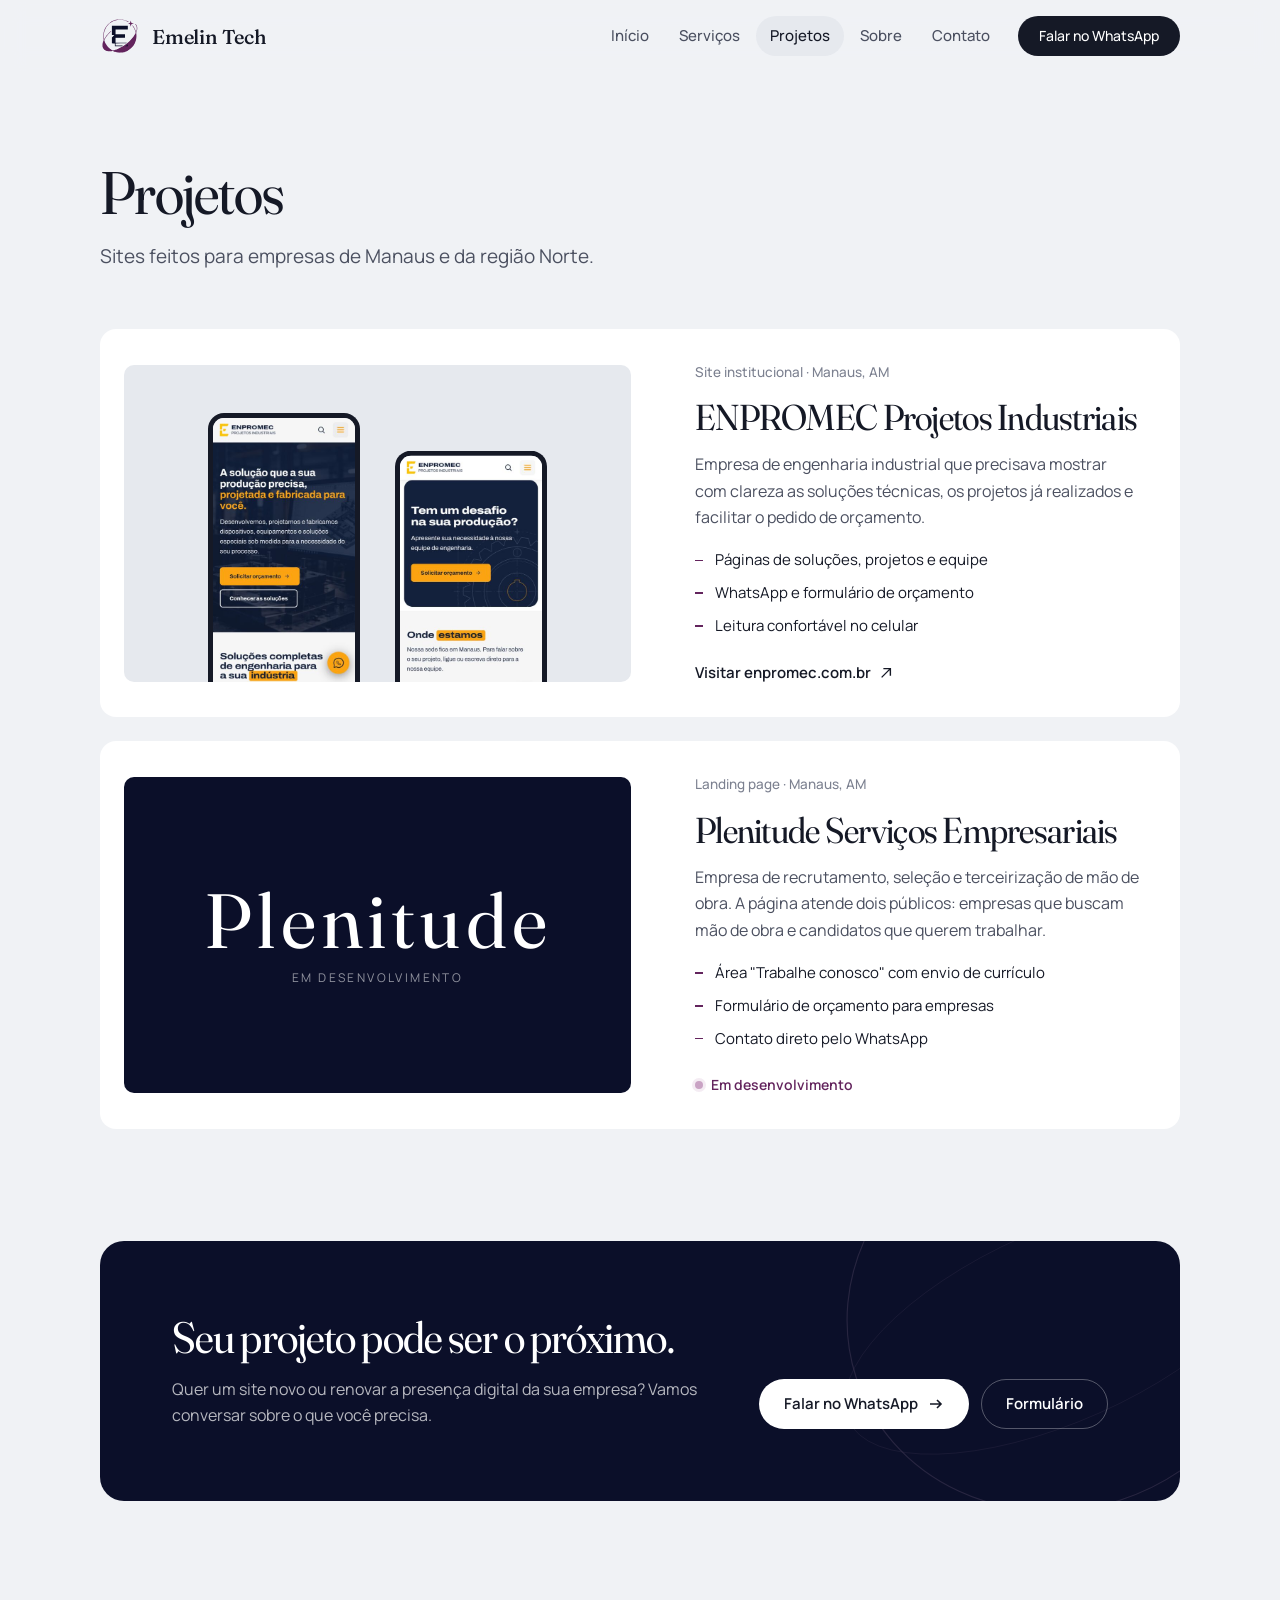
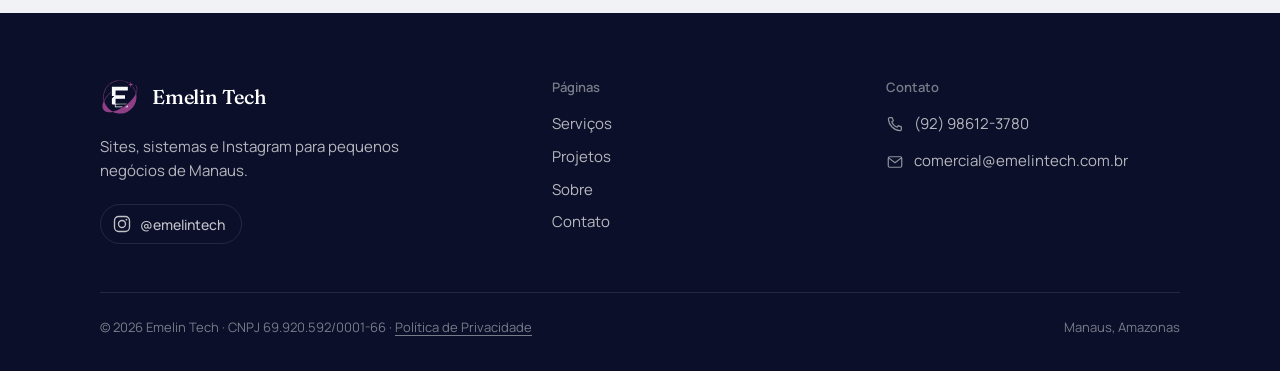
<file: projetos.html>
<!DOCTYPE html>
<html lang="pt-BR">
<head>
<meta charset="utf-8">
<meta name="viewport" content="width=device-width, initial-scale=1">
<title>Projetos | Emelin Tech</title>
<meta name="description" content="Sites desenvolvidos pela Emelin Tech para empresas de Manaus e da região Norte.">
<meta name="theme-color" content="#f0f2f5">
<meta property="og:title" content="Projetos | Emelin Tech">
<meta property="og:description" content="Sites desenvolvidos pela Emelin Tech para empresas de Manaus e da região Norte.">
<meta property="og:image" content="https://www.emelintech.com.br/img/og-imagem.png">
<meta property="og:locale" content="pt_BR">
<meta property="og:url" content="https://www.emelintech.com.br/projetos.html">
<link rel="canonical" href="https://www.emelintech.com.br/projetos.html">
<link rel="icon" type="image/svg+xml" href="img/favicon.svg">
<link rel="apple-touch-icon" href="img/icone-512.png">
<link rel="stylesheet" href="assets/fontes.css">
<link rel="stylesheet" href="assets/style.css">
</head>
<body>
<header class="site-header">
  <div class="wrap">
    <a class="brand" href="index.html" aria-label="Emelin Tech, página inicial">
      <img src="img/icone.svg" alt="" width="40" height="40">
      <strong>Emelin Tech</strong>
    </a>
    <button class="menu-toggle" aria-label="Abrir menu" aria-expanded="false" aria-controls="nav">
      <svg viewBox="0 0 24 24" fill="none" aria-hidden="true"><path d="M3 8h18M3 16h18" stroke="currentColor" stroke-width="1.6"/></svg>
    </button>
    <nav class="nav" id="nav">
      <a href="index.html">Início</a>
      <a href="servicos.html">Serviços</a>
      <a href="projetos.html">Projetos</a>
      <a href="sobre.html">Sobre</a>
      <a href="contato.html">Contato</a>
      <a class="btn" href="https://wa.me/5592986123780" target="_blank" rel="noopener">Falar no WhatsApp</a>
    </nav>
  </div>
</header>
<main>
<section class="page-top">
  <div class="wrap">
    <h1>Projetos</h1>
    <p class="lead">Sites feitos para empresas de Manaus e da região Norte.</p>
  </div>
</section>

<section class="section tight">
  <div class="wrap">
    <article class="case reveal">
      <div class="project-media">
        <img src="img/enpromec-1.jpg" alt="Página inicial do site da ENPROMEC no celular" loading="lazy">
        <img src="img/enpromec-2.jpg" alt="Seção de orçamento do site da ENPROMEC no celular" loading="lazy">
      </div>
      <div class="case-body">
        <span class="kind">Site institucional · Manaus, AM</span>
        <h2>ENPROMEC Projetos Industriais</h2>
        <p>Empresa de engenharia industrial que precisava mostrar com clareza as soluções técnicas, os projetos já realizados e facilitar o pedido de orçamento.</p>
        <ul>
          <li>Páginas de soluções, projetos e equipe</li>
          <li>WhatsApp e formulário de orçamento</li>
          <li>Leitura confortável no celular</li>
        </ul>
        <a class="link" href="https://enpromec.com.br" target="_blank" rel="noopener">Visitar enpromec.com.br <svg viewBox="0 0 16 16" fill="none" aria-hidden="true"><path d="M5 3h8v8M13 3 3 13" stroke="currentColor" stroke-width="1.6"/></svg></a>
      </div>
    </article>

    <article class="case reveal">
      <div class="project-media wordmark">
        <strong>Plenitude</strong>
        <small>Em desenvolvimento</small>
      </div>
      <div class="case-body">
        <span class="kind">Landing page · Manaus, AM</span>
        <h2>Plenitude Serviços Empresariais</h2>
        <p>Empresa de recrutamento, seleção e terceirização de mão de obra. A página atende dois públicos: empresas que buscam mão de obra e candidatos que querem trabalhar.</p>
        <ul>
          <li>Área "Trabalhe conosco" com envio de currículo</li>
          <li>Formulário de orçamento para empresas</li>
          <li>Contato direto pelo WhatsApp</li>
        </ul>
        <span class="status"><span class="dot" aria-hidden="true"></span>Em desenvolvimento</span>
      </div>
    </article>
  </div>
</section>

<section class="cta-wrap">
  <div class="wrap">
    <div class="cta-box reveal">
      <svg class="orbit" viewBox="0 0 600 600" fill="none" aria-hidden="true">
  <ellipse cx="300" cy="300" rx="268" ry="248" transform="rotate(-18 300 300)" stroke="currentColor" stroke-width="1.4" opacity=".55"/>
  <ellipse cx="300" cy="318" rx="290" ry="120" transform="rotate(-24 300 318)" stroke="currentColor" stroke-width="1" opacity=".3"/>
  <path class="star" d="M490 86 L497 109 L520 116 L497 123 L490 146 L483 123 L460 116 L483 109 Z" fill="currentColor"/>
</svg>
      <div>
        <h2>Seu projeto pode ser o próximo.</h2>
        <p>Quer um site novo ou renovar a presença digital da sua empresa? Vamos conversar sobre o que você precisa.</p>
      </div>
      <div class="actions">
        <a class="btn btn-light" href="https://wa.me/5592986123780" target="_blank" rel="noopener">Falar no WhatsApp <svg viewBox="0 0 16 16" fill="none" aria-hidden="true"><path d="M2 8h11M9 4l4 4-4 4" stroke="currentColor" stroke-width="1.6"/></svg></a>
        <a class="btn btn-ghost" href="contato.html">Formulário</a>
      </div>
    </div>
  </div>
</section>

</main>
<footer class="site-footer">
  <div class="wrap">
    <div class="top">
      <div>
        <a class="brand" href="index.html"><img src="img/icone-escuro.svg" alt="" width="40" height="40"><strong>Emelin Tech</strong></a>
        <p class="tagline">Sites, sistemas e Instagram para pequenos negócios de Manaus.</p>
        <!-- Redes sociais (ícones). Cada link abre em nova aba. -->
        <div class="social">
          <a class="social__perfil" href="https://instagram.com/emelintech" target="_blank" rel="noopener" aria-label="Instagram da Emelin Tech (@emelintech)"><svg viewBox="0 0 24 24" fill="none" aria-hidden="true"><rect x="3" y="3" width="18" height="18" rx="5" stroke="currentColor" stroke-width="1.6"/><circle cx="12" cy="12" r="4.2" stroke="currentColor" stroke-width="1.6"/><circle cx="17.3" cy="6.7" r="1.1" fill="currentColor"/></svg><span>@emelintech</span></a>
          <!-- LinkedIn: quando a página existir, troque SEU-ENDERECO pelo endereço e apague as marcas de comentário do começo e do fim desta linha. <a href="https://www.linkedin.com/company/SEU-ENDERECO" target="_blank" rel="noopener" aria-label="LinkedIn da Emelin Tech"><svg viewBox="0 0 24 24" fill="none" aria-hidden="true"><rect x="3" y="3" width="18" height="18" rx="3" stroke="currentColor" stroke-width="1.6"/><path d="M8 10.5V17M8 7.2v.1M11.5 17v-6.5M11.5 13.2c0-1.6 1-2.7 2.5-2.7s2.5 1 2.5 2.7V17" stroke="currentColor" stroke-width="1.6" stroke-linecap="round"/></svg></a> -->
        </div>
      </div>
      <div>
        <h4>Páginas</h4>
        <ul>
          <li><a href="servicos.html">Serviços</a></li>
          <li><a href="projetos.html">Projetos</a></li>
          <li><a href="sobre.html">Sobre</a></li>
          <li><a href="contato.html">Contato</a></li>
        </ul>
      </div>
      <div>
        <h4>Contato</h4>
        <ul class="contatos-rodape">
          <li><a href="https://wa.me/5592986123780" target="_blank" rel="noopener"><svg viewBox="0 0 24 24" fill="none" stroke="currentColor" stroke-width="1.6" stroke-linejoin="round" aria-hidden="true"><path d="M5 3.5h3.2l1.6 4.2-2.1 1.4a11.5 11.5 0 0 0 7.2 7.2l1.4-2.1 4.2 1.6V19a1.8 1.8 0 0 1-1.9 1.8A16.6 16.6 0 0 1 3.2 5.4 1.8 1.8 0 0 1 5 3.5z"/></svg>(92) 98612-3780</a></li>
          <li><a href="mailto:comercial@emelintech.com.br"><svg viewBox="0 0 24 24" fill="none" stroke="currentColor" stroke-width="1.6" stroke-linejoin="round" aria-hidden="true"><rect x="3" y="5" width="18" height="14" rx="2"/><path d="M3.5 6.5 12 13l8.5-6.5"/></svg>comercial@emelintech.com.br</a></li>
        </ul>
      </div>
    </div>
    <div class="bottom">
      <span>© 2026 Emelin Tech · CNPJ 69.920.592/0001-66 · <a href="privacidade.html">Política de Privacidade</a></span>
      <span>Manaus, Amazonas</span>
    </div>
  </div>
</footer>
<script src="assets/site.js"></script>
</body>
</html>
</file>
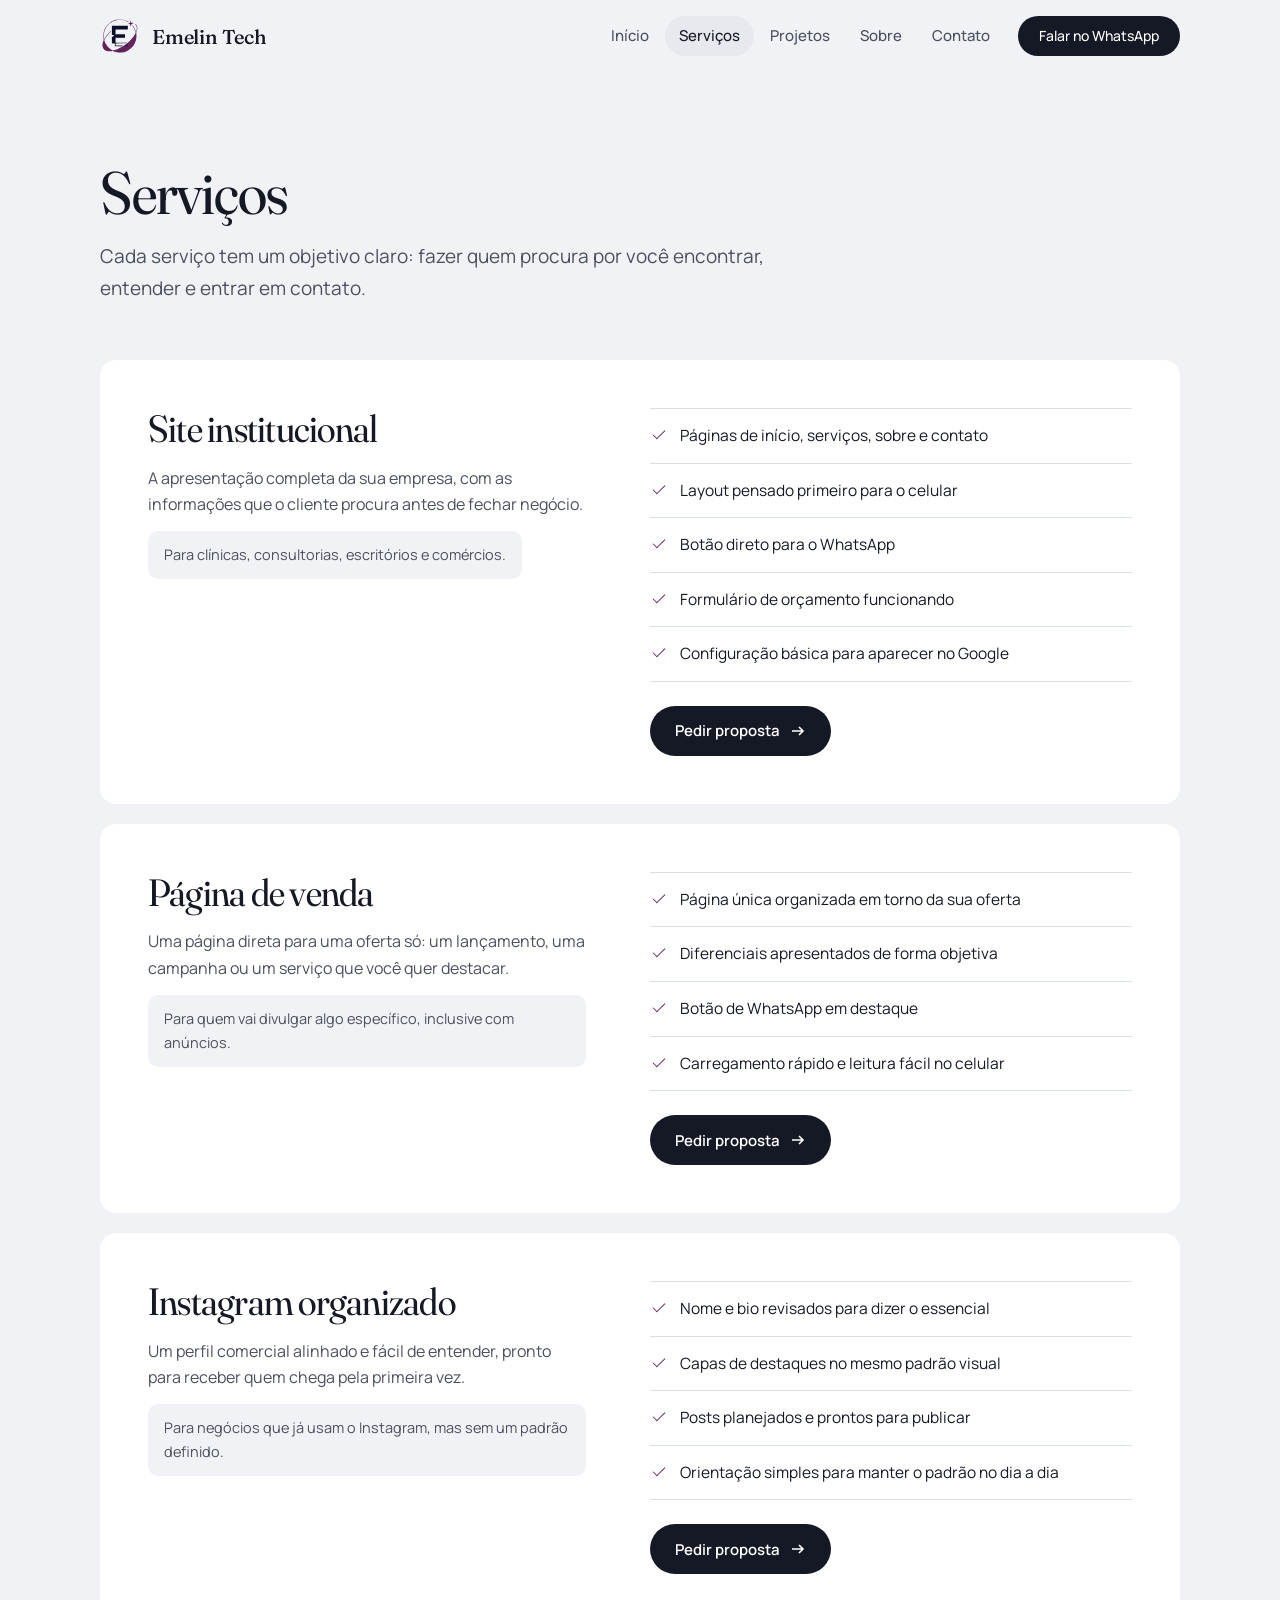
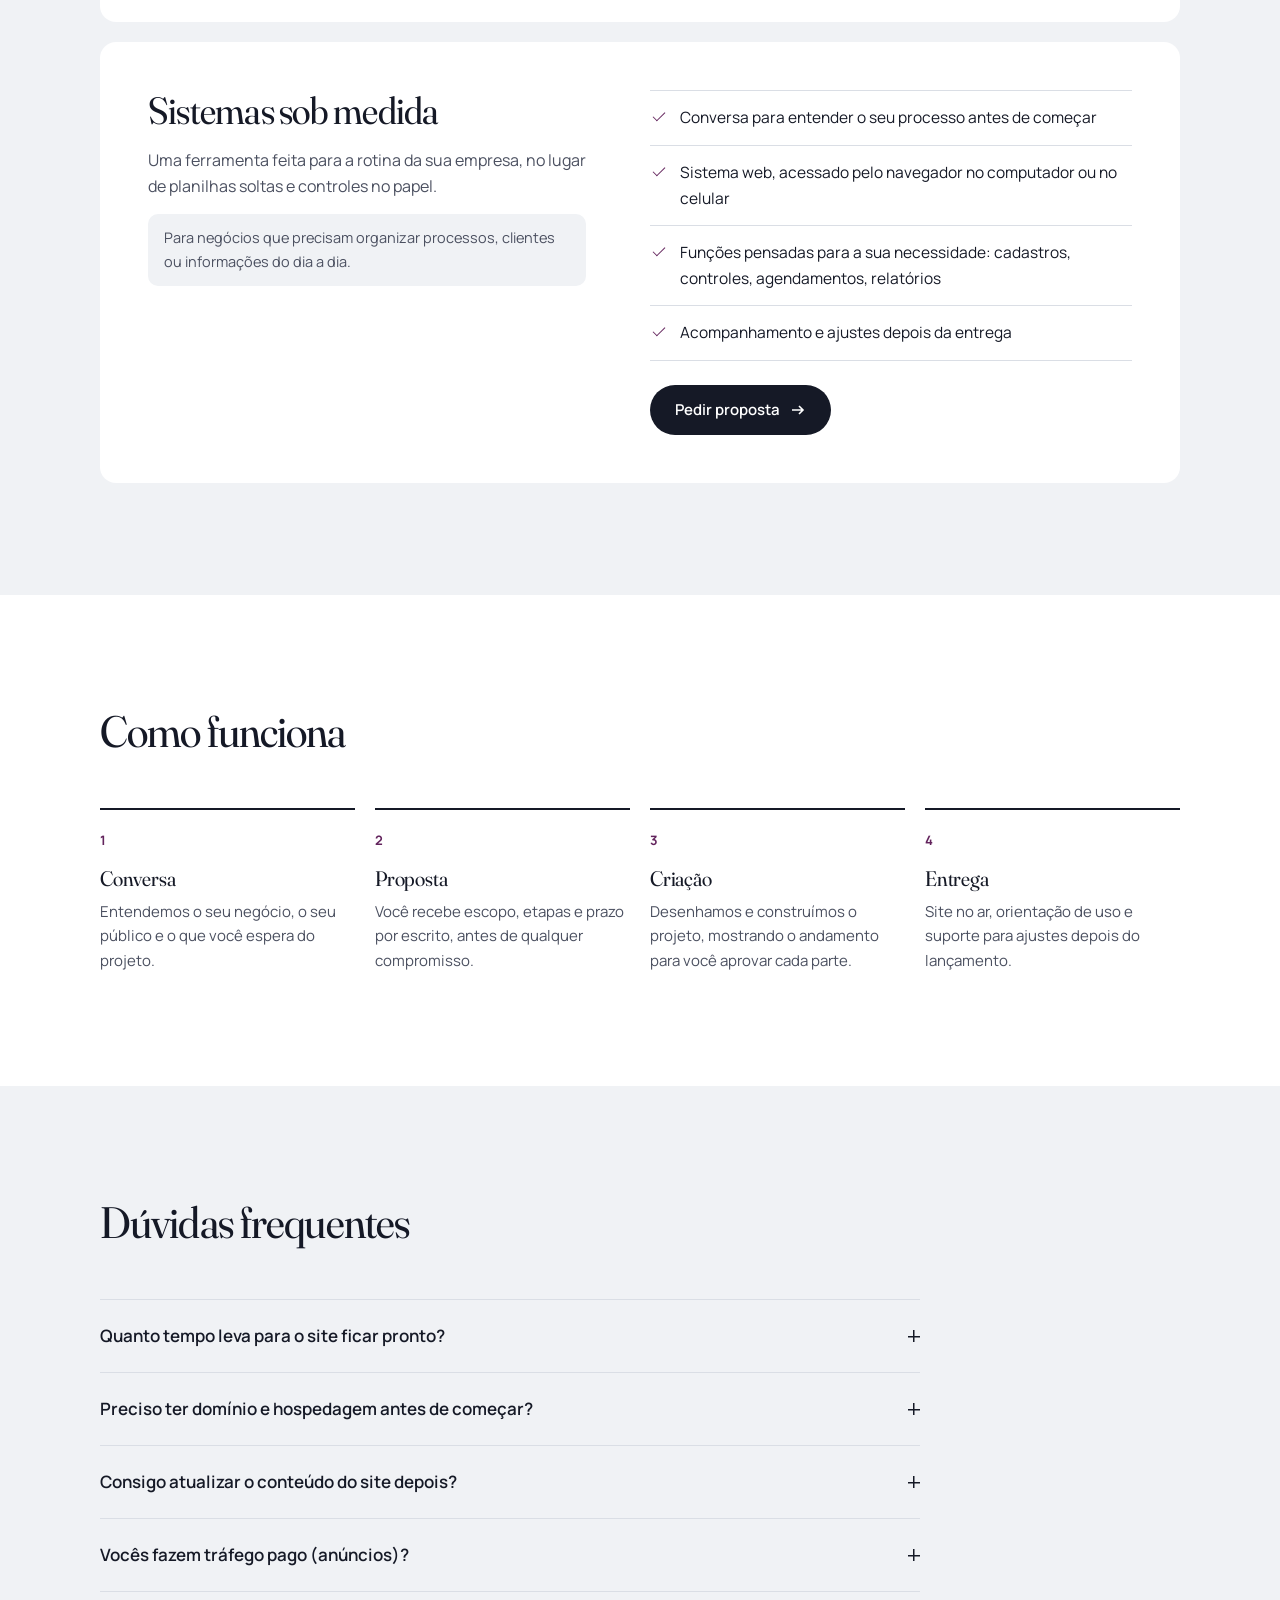
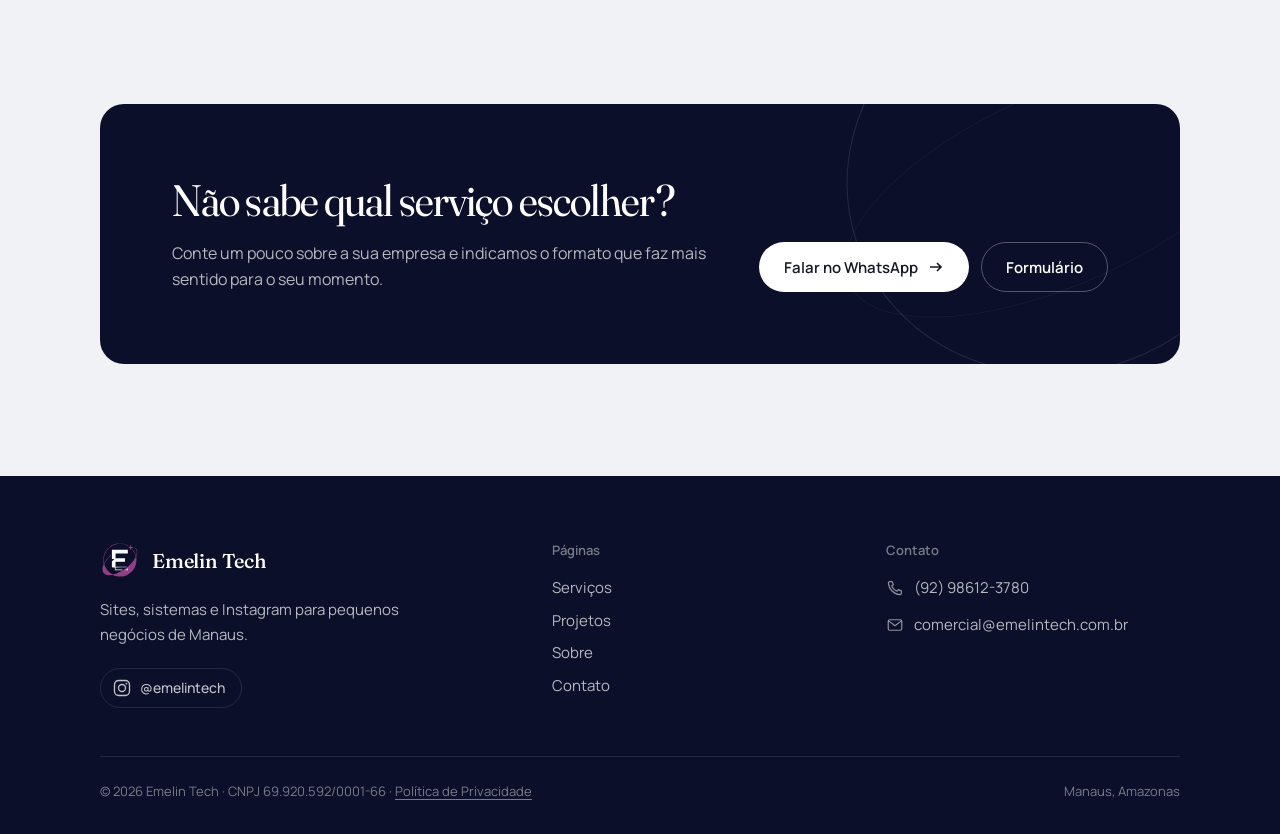
<file: servicos.html>
<!DOCTYPE html>
<html lang="pt-BR">
<head>
<meta charset="utf-8">
<meta name="viewport" content="width=device-width, initial-scale=1">
<title>Serviços | Emelin Tech</title>
<meta name="description" content="Site institucional, página de venda, sistemas sob medida e organização de Instagram para pequenos negócios em Manaus.">
<meta name="theme-color" content="#f0f2f5">
<meta property="og:title" content="Serviços | Emelin Tech">
<meta property="og:description" content="Site institucional, página de venda, sistemas sob medida e organização de Instagram para pequenos negócios em Manaus.">
<meta property="og:image" content="https://www.emelintech.com.br/img/og-imagem.png">
<meta property="og:locale" content="pt_BR">
<meta property="og:url" content="https://www.emelintech.com.br/servicos.html">
<link rel="canonical" href="https://www.emelintech.com.br/servicos.html">
<link rel="icon" type="image/svg+xml" href="img/favicon.svg">
<link rel="apple-touch-icon" href="img/icone-512.png">
<link rel="stylesheet" href="assets/fontes.css">
<link rel="stylesheet" href="assets/style.css">
</head>
<body>
<header class="site-header">
  <div class="wrap">
    <a class="brand" href="index.html" aria-label="Emelin Tech, página inicial">
      <img src="img/icone.svg" alt="" width="40" height="40">
      <strong>Emelin Tech</strong>
    </a>
    <button class="menu-toggle" aria-label="Abrir menu" aria-expanded="false" aria-controls="nav">
      <svg viewBox="0 0 24 24" fill="none" aria-hidden="true"><path d="M3 8h18M3 16h18" stroke="currentColor" stroke-width="1.6"/></svg>
    </button>
    <nav class="nav" id="nav">
      <a href="index.html">Início</a>
      <a href="servicos.html">Serviços</a>
      <a href="projetos.html">Projetos</a>
      <a href="sobre.html">Sobre</a>
      <a href="contato.html">Contato</a>
      <a class="btn" href="https://wa.me/5592986123780" target="_blank" rel="noopener">Falar no WhatsApp</a>
    </nav>
  </div>
</header>
<main>
<section class="page-top">
  <div class="wrap">
    <h1>Serviços</h1>
    <p class="lead">Cada serviço tem um objetivo claro: fazer quem procura por você encontrar, entender e entrar em contato.</p>
  </div>
</section>

<section class="section tight">
  <div class="wrap">
    <article class="service reveal" id="site">
      <div class="service-intro">
        <h2>Site institucional</h2>
        <p class="muted">A apresentação completa da sua empresa, com as informações que o cliente procura antes de fechar negócio.</p>
        <p class="for">Para clínicas, consultorias, escritórios e comércios.</p>
      </div>
      <div class="includes">
        <ul>
          <li>Páginas de início, serviços, sobre e contato</li>
          <li>Layout pensado primeiro para o celular</li>
          <li>Botão direto para o WhatsApp</li>
          <li>Formulário de orçamento funcionando</li>
          <li>Configuração básica para aparecer no Google</li>
        </ul>
        <a class="btn btn-primary" href="contato.html?servico=site">Pedir proposta <svg viewBox="0 0 16 16" fill="none" aria-hidden="true"><path d="M2 8h11M9 4l4 4-4 4" stroke="currentColor" stroke-width="1.6"/></svg></a>
      </div>
    </article>

    <article class="service reveal" id="pagina">
      <div class="service-intro">
        <h2>Página de venda</h2>
        <p class="muted">Uma página direta para uma oferta só: um lançamento, uma campanha ou um serviço que você quer destacar.</p>
        <p class="for">Para quem vai divulgar algo específico, inclusive com anúncios.</p>
      </div>
      <div class="includes">
        <ul>
          <li>Página única organizada em torno da sua oferta</li>
          <li>Diferenciais apresentados de forma objetiva</li>
          <li>Botão de WhatsApp em destaque</li>
          <li>Carregamento rápido e leitura fácil no celular</li>
        </ul>
        <a class="btn btn-primary" href="contato.html?servico=pagina">Pedir proposta <svg viewBox="0 0 16 16" fill="none" aria-hidden="true"><path d="M2 8h11M9 4l4 4-4 4" stroke="currentColor" stroke-width="1.6"/></svg></a>
      </div>
    </article>

    <article class="service reveal" id="instagram">
      <div class="service-intro">
        <h2>Instagram organizado</h2>
        <p class="muted">Um perfil comercial alinhado e fácil de entender, pronto para receber quem chega pela primeira vez.</p>
        <p class="for">Para negócios que já usam o Instagram, mas sem um padrão definido.</p>
      </div>
      <div class="includes">
        <ul>
          <li>Nome e bio revisados para dizer o essencial</li>
          <li>Capas de destaques no mesmo padrão visual</li>
          <li>Posts planejados e prontos para publicar</li>
          <li>Orientação simples para manter o padrão no dia a dia</li>
        </ul>
        <a class="btn btn-primary" href="contato.html?servico=instagram">Pedir proposta <svg viewBox="0 0 16 16" fill="none" aria-hidden="true"><path d="M2 8h11M9 4l4 4-4 4" stroke="currentColor" stroke-width="1.6"/></svg></a>
      </div>
    </article>

    <article class="service reveal" id="sistemas">
      <div class="service-intro">
        <h2>Sistemas sob medida</h2>
        <p class="muted">Uma ferramenta feita para a rotina da sua empresa, no lugar de planilhas soltas e controles no papel.</p>
        <p class="for">Para negócios que precisam organizar processos, clientes ou informações do dia a dia.</p>
      </div>
      <div class="includes">
        <ul>
          <li>Conversa para entender o seu processo antes de começar</li>
          <li>Sistema web, acessado pelo navegador no computador ou no celular</li>
          <li>Funções pensadas para a sua necessidade: cadastros, controles, agendamentos, relatórios</li>
          <li>Acompanhamento e ajustes depois da entrega</li>
        </ul>
        <a class="btn btn-primary" href="contato.html?servico=sistemas">Pedir proposta <svg viewBox="0 0 16 16" fill="none" aria-hidden="true"><path d="M2 8h11M9 4l4 4-4 4" stroke="currentColor" stroke-width="1.6"/></svg></a>
      </div>
    </article>
  </div>
</section>

<section class="section bg-white">
  <div class="wrap">
    <div class="head reveal"><div><h2>Como funciona</h2></div></div>
    <div class="steps reveal">
      <div class="step"><h3>Conversa</h3><p>Entendemos o seu negócio, o seu público e o que você espera do projeto.</p></div>
      <div class="step"><h3>Proposta</h3><p>Você recebe escopo, etapas e prazo por escrito, antes de qualquer compromisso.</p></div>
      <div class="step"><h3>Criação</h3><p>Desenhamos e construímos o projeto, mostrando o andamento para você aprovar cada parte.</p></div>
      <div class="step"><h3>Entrega</h3><p>Site no ar, orientação de uso e suporte para ajustes depois do lançamento.</p></div>
    </div>
  </div>
</section>

<section class="section">
  <div class="wrap">
    <div class="head reveal"><div><h2>Dúvidas frequentes</h2></div></div>
    <div class="faq reveal">
      <details>
        <summary>Quanto tempo leva para o site ficar pronto?</summary>
        <p>Depende do tamanho do projeto. O prazo é combinado antes de começar, e você acompanha cada etapa.</p>
      </details>
      <details>
        <summary>Preciso ter domínio e hospedagem antes de começar?</summary>
        <p>Não. Orientamos você na escolha e na contratação do endereço (www.suaempresa.com.br) e da hospedagem com o melhor custo-benefício.</p>
      </details>
      <details>
        <summary>Consigo atualizar o conteúdo do site depois?</summary>
        <p>Sim. O site é construído para que trocar textos, fotos e telefones seja simples. Na entrega mostramos como fazer, e seguimos disponíveis para ajudar.</p>
      </details>
      <details>
        <summary>Vocês fazem tráfego pago (anúncios)?</summary>
        <p>Não é o foco do serviço, mas o site e o Instagram ficam prontos para receber anúncios quando você decidir investir.</p>
      </details>
    </div>
  </div>
</section>

<section class="cta-wrap">
  <div class="wrap">
    <div class="cta-box reveal">
      <svg class="orbit" viewBox="0 0 600 600" fill="none" aria-hidden="true">
  <ellipse cx="300" cy="300" rx="268" ry="248" transform="rotate(-18 300 300)" stroke="currentColor" stroke-width="1.4" opacity=".55"/>
  <ellipse cx="300" cy="318" rx="290" ry="120" transform="rotate(-24 300 318)" stroke="currentColor" stroke-width="1" opacity=".3"/>
  <path class="star" d="M490 86 L497 109 L520 116 L497 123 L490 146 L483 123 L460 116 L483 109 Z" fill="currentColor"/>
</svg>
      <div>
        <h2>Não sabe qual serviço escolher?</h2>
        <p>Conte um pouco sobre a sua empresa e indicamos o formato que faz mais sentido para o seu momento.</p>
      </div>
      <div class="actions">
        <a class="btn btn-light" href="https://wa.me/5592986123780" target="_blank" rel="noopener">Falar no WhatsApp <svg viewBox="0 0 16 16" fill="none" aria-hidden="true"><path d="M2 8h11M9 4l4 4-4 4" stroke="currentColor" stroke-width="1.6"/></svg></a>
        <a class="btn btn-ghost" href="contato.html">Formulário</a>
      </div>
    </div>
  </div>
</section>

</main>
<footer class="site-footer">
  <div class="wrap">
    <div class="top">
      <div>
        <a class="brand" href="index.html"><img src="img/icone-escuro.svg" alt="" width="40" height="40"><strong>Emelin Tech</strong></a>
        <p class="tagline">Sites, sistemas e Instagram para pequenos negócios de Manaus.</p>
        <!-- Redes sociais (ícones). Cada link abre em nova aba. -->
        <div class="social">
          <a class="social__perfil" href="https://instagram.com/emelintech" target="_blank" rel="noopener" aria-label="Instagram da Emelin Tech (@emelintech)"><svg viewBox="0 0 24 24" fill="none" aria-hidden="true"><rect x="3" y="3" width="18" height="18" rx="5" stroke="currentColor" stroke-width="1.6"/><circle cx="12" cy="12" r="4.2" stroke="currentColor" stroke-width="1.6"/><circle cx="17.3" cy="6.7" r="1.1" fill="currentColor"/></svg><span>@emelintech</span></a>
          <!-- LinkedIn: quando a página existir, troque SEU-ENDERECO pelo endereço e apague as marcas de comentário do começo e do fim desta linha. <a href="https://www.linkedin.com/company/SEU-ENDERECO" target="_blank" rel="noopener" aria-label="LinkedIn da Emelin Tech"><svg viewBox="0 0 24 24" fill="none" aria-hidden="true"><rect x="3" y="3" width="18" height="18" rx="3" stroke="currentColor" stroke-width="1.6"/><path d="M8 10.5V17M8 7.2v.1M11.5 17v-6.5M11.5 13.2c0-1.6 1-2.7 2.5-2.7s2.5 1 2.5 2.7V17" stroke="currentColor" stroke-width="1.6" stroke-linecap="round"/></svg></a> -->
        </div>
      </div>
      <div>
        <h4>Páginas</h4>
        <ul>
          <li><a href="servicos.html">Serviços</a></li>
          <li><a href="projetos.html">Projetos</a></li>
          <li><a href="sobre.html">Sobre</a></li>
          <li><a href="contato.html">Contato</a></li>
        </ul>
      </div>
      <div>
        <h4>Contato</h4>
        <ul class="contatos-rodape">
          <li><a href="https://wa.me/5592986123780" target="_blank" rel="noopener"><svg viewBox="0 0 24 24" fill="none" stroke="currentColor" stroke-width="1.6" stroke-linejoin="round" aria-hidden="true"><path d="M5 3.5h3.2l1.6 4.2-2.1 1.4a11.5 11.5 0 0 0 7.2 7.2l1.4-2.1 4.2 1.6V19a1.8 1.8 0 0 1-1.9 1.8A16.6 16.6 0 0 1 3.2 5.4 1.8 1.8 0 0 1 5 3.5z"/></svg>(92) 98612-3780</a></li>
          <li><a href="mailto:comercial@emelintech.com.br"><svg viewBox="0 0 24 24" fill="none" stroke="currentColor" stroke-width="1.6" stroke-linejoin="round" aria-hidden="true"><rect x="3" y="5" width="18" height="14" rx="2"/><path d="M3.5 6.5 12 13l8.5-6.5"/></svg>comercial@emelintech.com.br</a></li>
        </ul>
      </div>
    </div>
    <div class="bottom">
      <span>© 2026 Emelin Tech · CNPJ 69.920.592/0001-66 · <a href="privacidade.html">Política de Privacidade</a></span>
      <span>Manaus, Amazonas</span>
    </div>
  </div>
</footer>
<script src="assets/site.js"></script>
</body>
</html>
</file>
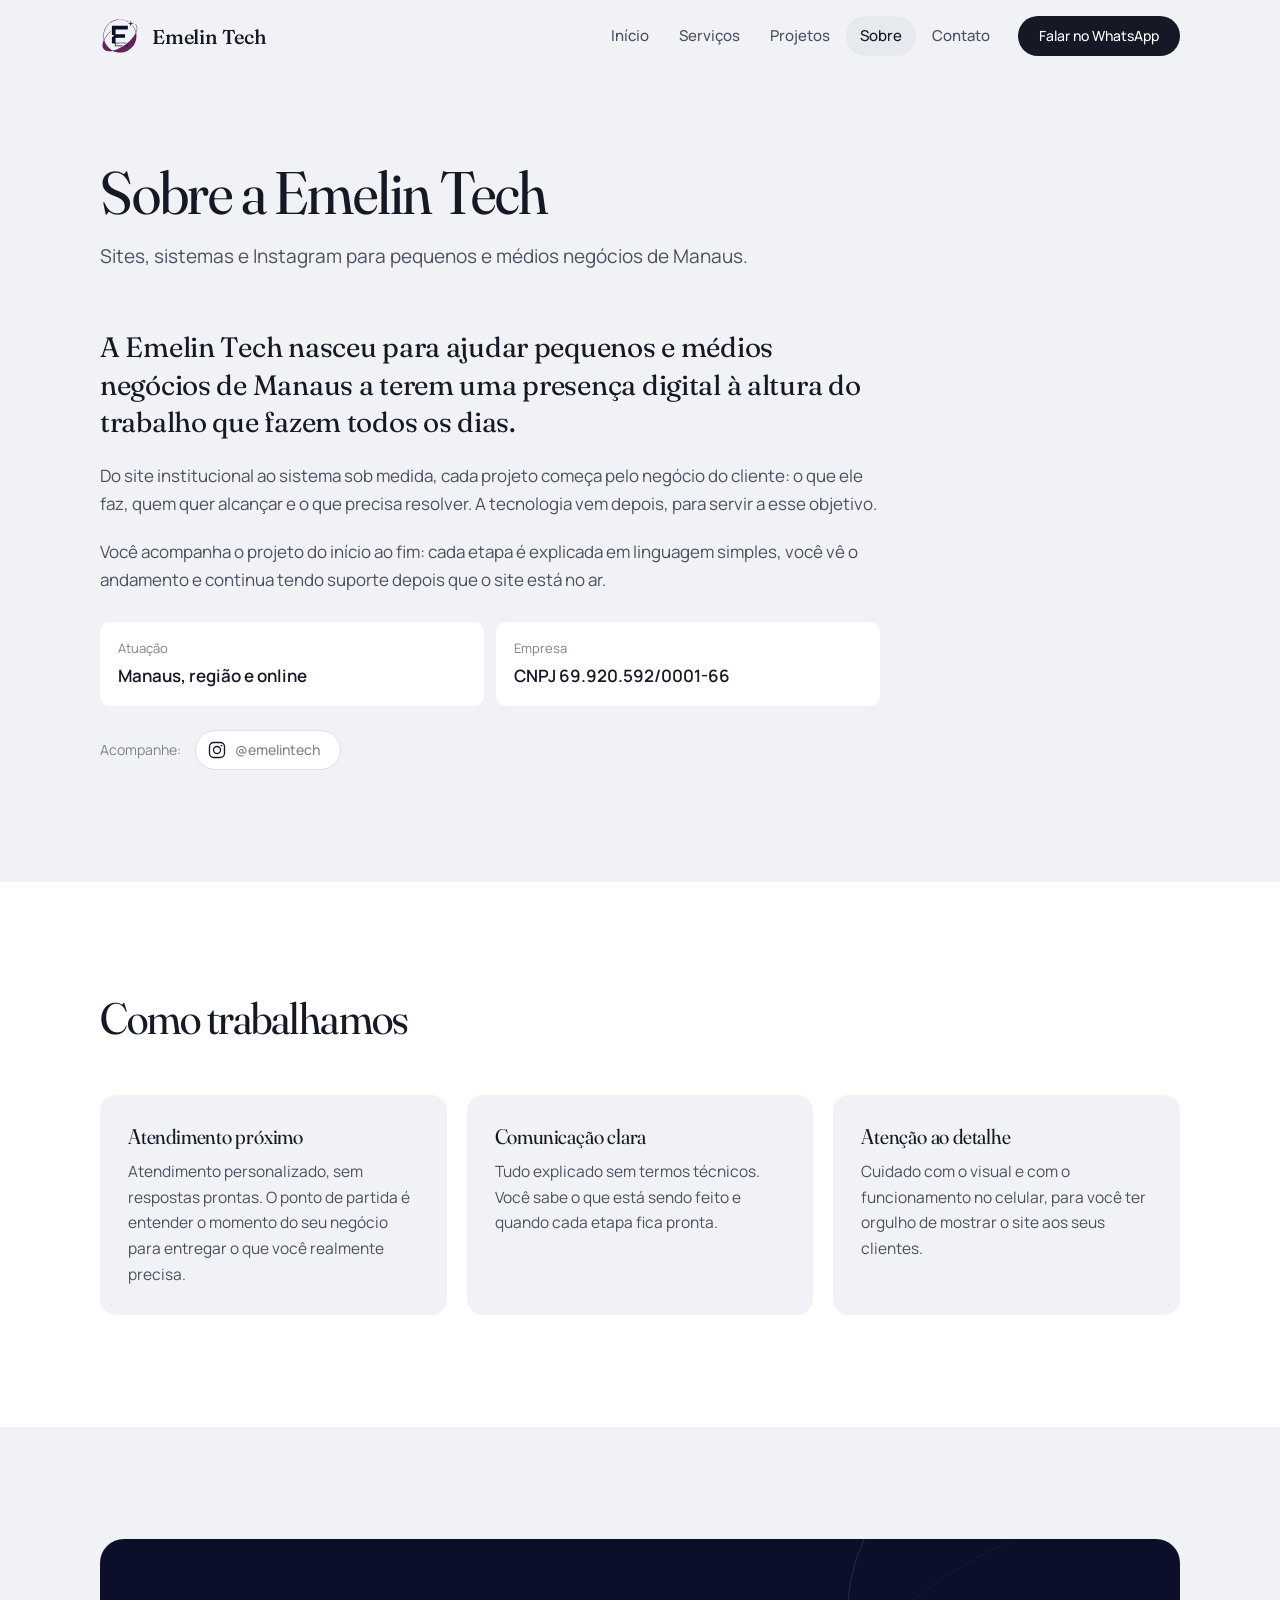
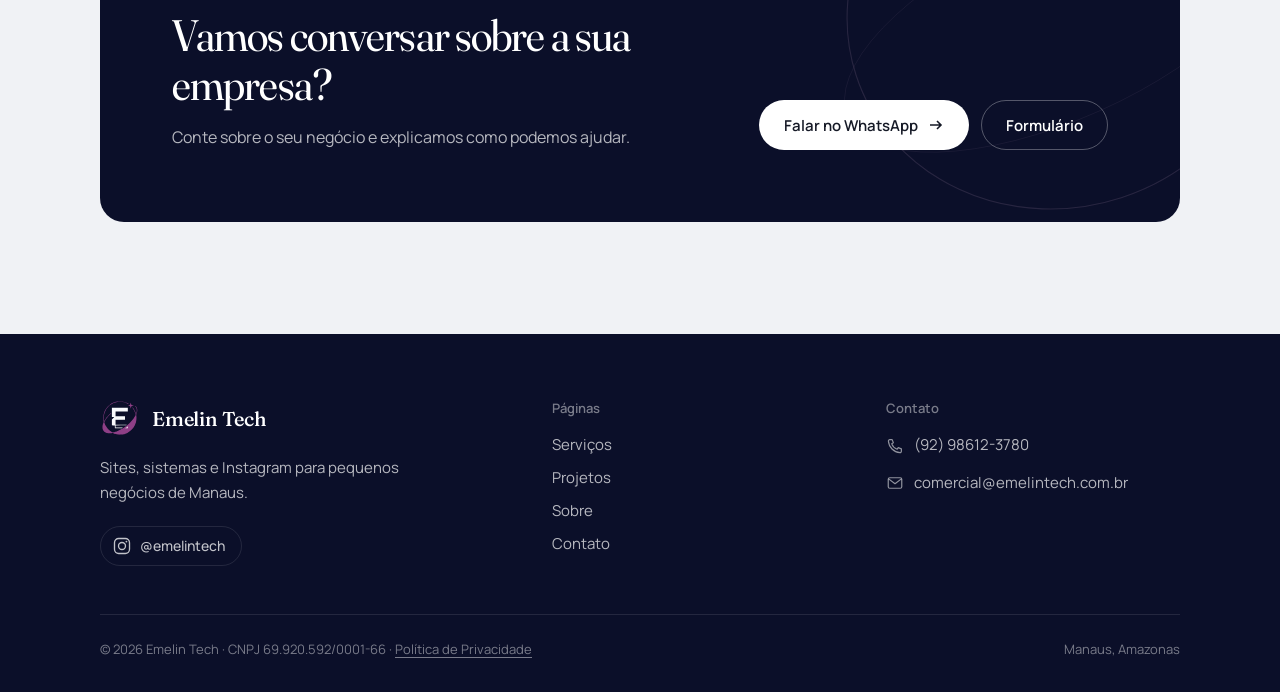
<file: sobre.html>
<!DOCTYPE html>
<html lang="pt-BR">
<head>
<meta charset="utf-8">
<meta name="viewport" content="width=device-width, initial-scale=1">
<title>Sobre | Emelin Tech</title>
<meta name="description" content="Conheça a Emelin Tech: sites, sistemas e Instagram para pequenos e médios negócios de Manaus.">
<meta name="theme-color" content="#f0f2f5">
<meta property="og:title" content="Sobre | Emelin Tech">
<meta property="og:description" content="Conheça a Emelin Tech: sites, sistemas e Instagram para pequenos e médios negócios de Manaus.">
<meta property="og:image" content="https://www.emelintech.com.br/img/og-imagem.png">
<meta property="og:locale" content="pt_BR">
<meta property="og:url" content="https://www.emelintech.com.br/sobre.html">
<link rel="canonical" href="https://www.emelintech.com.br/sobre.html">
<link rel="icon" type="image/svg+xml" href="img/favicon.svg">
<link rel="apple-touch-icon" href="img/icone-512.png">
<link rel="stylesheet" href="assets/fontes.css">
<link rel="stylesheet" href="assets/style.css">
</head>
<body>
<header class="site-header">
  <div class="wrap">
    <a class="brand" href="index.html" aria-label="Emelin Tech, página inicial">
      <img src="img/icone.svg" alt="" width="40" height="40">
      <strong>Emelin Tech</strong>
    </a>
    <button class="menu-toggle" aria-label="Abrir menu" aria-expanded="false" aria-controls="nav">
      <svg viewBox="0 0 24 24" fill="none" aria-hidden="true"><path d="M3 8h18M3 16h18" stroke="currentColor" stroke-width="1.6"/></svg>
    </button>
    <nav class="nav" id="nav">
      <a href="index.html">Início</a>
      <a href="servicos.html">Serviços</a>
      <a href="projetos.html">Projetos</a>
      <a href="sobre.html">Sobre</a>
      <a href="contato.html">Contato</a>
      <a class="btn" href="https://wa.me/5592986123780" target="_blank" rel="noopener">Falar no WhatsApp</a>
    </nav>
  </div>
</header>
<main>
<section class="page-top">
  <div class="wrap">
    <h1>Sobre a Emelin Tech</h1>
    <p class="lead">Sites, sistemas e Instagram para pequenos e médios negócios de Manaus.</p>
  </div>
</section>

<section class="section tight">
  <div class="wrap about">
    <div class="about-text reveal">
      <p class="intro">A Emelin Tech nasceu para ajudar pequenos e médios negócios de Manaus a terem uma presença digital à altura do trabalho que fazem todos os dias.</p>
      <p>Do site institucional ao sistema sob medida, cada projeto começa pelo negócio do cliente: o que ele faz, quem quer alcançar e o que precisa resolver. A tecnologia vem depois, para servir a esse objetivo.</p>
      <p>Você acompanha o projeto do início ao fim: cada etapa é explicada em linguagem simples, você vê o andamento e continua tendo suporte depois que o site está no ar.</p>
      <dl class="facts">
        <div><dt>Atuação</dt><dd>Manaus, região e online</dd></div>
        <div><dt>Empresa</dt><dd>CNPJ 69.920.592/0001-66</dd></div>
      </dl>
      <div class="social social--claro">
        <span>Acompanhe:</span>
        <a class="social__perfil" href="https://instagram.com/emelintech" target="_blank" rel="noopener" aria-label="Instagram da Emelin Tech (@emelintech)"><svg viewBox="0 0 24 24" fill="none" aria-hidden="true"><rect x="3" y="3" width="18" height="18" rx="5" stroke="currentColor" stroke-width="1.6"/><circle cx="12" cy="12" r="4.2" stroke="currentColor" stroke-width="1.6"/><circle cx="17.3" cy="6.7" r="1.1" fill="currentColor"/></svg><span>@emelintech</span></a>
        <!-- LinkedIn: quando a página existir, troque SEU-ENDERECO pelo endereço e apague as marcas de comentário do começo e do fim desta linha. <a href="https://www.linkedin.com/company/SEU-ENDERECO" target="_blank" rel="noopener" aria-label="LinkedIn da Emelin Tech"><svg viewBox="0 0 24 24" fill="none" aria-hidden="true"><rect x="3" y="3" width="18" height="18" rx="3" stroke="currentColor" stroke-width="1.6"/><path d="M8 10.5V17M8 7.2v.1M11.5 17v-6.5M11.5 13.2c0-1.6 1-2.7 2.5-2.7s2.5 1 2.5 2.7V17" stroke="currentColor" stroke-width="1.6" stroke-linecap="round"/></svg></a> -->
      </div>
    </div>
  </div>
</section>

<section class="section bg-white">
  <div class="wrap">
    <div class="head reveal"><div><h2>Como trabalhamos</h2></div></div>
    <div class="values reveal">
      <div>
        <h3>Atendimento próximo</h3>
        <p>Atendimento personalizado, sem respostas prontas. O ponto de partida é entender o momento do seu negócio para entregar o que você realmente precisa.</p>
      </div>
      <div>
        <h3>Comunicação clara</h3>
        <p>Tudo explicado sem termos técnicos. Você sabe o que está sendo feito e quando cada etapa fica pronta.</p>
      </div>
      <div>
        <h3>Atenção ao detalhe</h3>
        <p>Cuidado com o visual e com o funcionamento no celular, para você ter orgulho de mostrar o site aos seus clientes.</p>
      </div>
    </div>
  </div>
</section>

<section class="cta-wrap">
  <div class="wrap">
    <div class="cta-box reveal">
      <svg class="orbit" viewBox="0 0 600 600" fill="none" aria-hidden="true">
  <ellipse cx="300" cy="300" rx="268" ry="248" transform="rotate(-18 300 300)" stroke="currentColor" stroke-width="1.4" opacity=".55"/>
  <ellipse cx="300" cy="318" rx="290" ry="120" transform="rotate(-24 300 318)" stroke="currentColor" stroke-width="1" opacity=".3"/>
  <path class="star" d="M490 86 L497 109 L520 116 L497 123 L490 146 L483 123 L460 116 L483 109 Z" fill="currentColor"/>
</svg>
      <div>
        <h2>Vamos conversar sobre a sua empresa?</h2>
        <p>Conte sobre o seu negócio e explicamos como podemos ajudar.</p>
      </div>
      <div class="actions">
        <a class="btn btn-light" href="https://wa.me/5592986123780" target="_blank" rel="noopener">Falar no WhatsApp <svg viewBox="0 0 16 16" fill="none" aria-hidden="true"><path d="M2 8h11M9 4l4 4-4 4" stroke="currentColor" stroke-width="1.6"/></svg></a>
        <a class="btn btn-ghost" href="contato.html">Formulário</a>
      </div>
    </div>
  </div>
</section>

</main>
<footer class="site-footer">
  <div class="wrap">
    <div class="top">
      <div>
        <a class="brand" href="index.html"><img src="img/icone-escuro.svg" alt="" width="40" height="40"><strong>Emelin Tech</strong></a>
        <p class="tagline">Sites, sistemas e Instagram para pequenos negócios de Manaus.</p>
        <!-- Redes sociais (ícones). Cada link abre em nova aba. -->
        <div class="social">
          <a class="social__perfil" href="https://instagram.com/emelintech" target="_blank" rel="noopener" aria-label="Instagram da Emelin Tech (@emelintech)"><svg viewBox="0 0 24 24" fill="none" aria-hidden="true"><rect x="3" y="3" width="18" height="18" rx="5" stroke="currentColor" stroke-width="1.6"/><circle cx="12" cy="12" r="4.2" stroke="currentColor" stroke-width="1.6"/><circle cx="17.3" cy="6.7" r="1.1" fill="currentColor"/></svg><span>@emelintech</span></a>
          <!-- LinkedIn: quando a página existir, troque SEU-ENDERECO pelo endereço e apague as marcas de comentário do começo e do fim desta linha. <a href="https://www.linkedin.com/company/SEU-ENDERECO" target="_blank" rel="noopener" aria-label="LinkedIn da Emelin Tech"><svg viewBox="0 0 24 24" fill="none" aria-hidden="true"><rect x="3" y="3" width="18" height="18" rx="3" stroke="currentColor" stroke-width="1.6"/><path d="M8 10.5V17M8 7.2v.1M11.5 17v-6.5M11.5 13.2c0-1.6 1-2.7 2.5-2.7s2.5 1 2.5 2.7V17" stroke="currentColor" stroke-width="1.6" stroke-linecap="round"/></svg></a> -->
        </div>
      </div>
      <div>
        <h4>Páginas</h4>
        <ul>
          <li><a href="servicos.html">Serviços</a></li>
          <li><a href="projetos.html">Projetos</a></li>
          <li><a href="sobre.html">Sobre</a></li>
          <li><a href="contato.html">Contato</a></li>
        </ul>
      </div>
      <div>
        <h4>Contato</h4>
        <ul class="contatos-rodape">
          <li><a href="https://wa.me/5592986123780" target="_blank" rel="noopener"><svg viewBox="0 0 24 24" fill="none" stroke="currentColor" stroke-width="1.6" stroke-linejoin="round" aria-hidden="true"><path d="M5 3.5h3.2l1.6 4.2-2.1 1.4a11.5 11.5 0 0 0 7.2 7.2l1.4-2.1 4.2 1.6V19a1.8 1.8 0 0 1-1.9 1.8A16.6 16.6 0 0 1 3.2 5.4 1.8 1.8 0 0 1 5 3.5z"/></svg>(92) 98612-3780</a></li>
          <li><a href="mailto:comercial@emelintech.com.br"><svg viewBox="0 0 24 24" fill="none" stroke="currentColor" stroke-width="1.6" stroke-linejoin="round" aria-hidden="true"><rect x="3" y="5" width="18" height="14" rx="2"/><path d="M3.5 6.5 12 13l8.5-6.5"/></svg>comercial@emelintech.com.br</a></li>
        </ul>
      </div>
    </div>
    <div class="bottom">
      <span>© 2026 Emelin Tech · CNPJ 69.920.592/0001-66 · <a href="privacidade.html">Política de Privacidade</a></span>
      <span>Manaus, Amazonas</span>
    </div>
  </div>
</footer>
<script src="assets/site.js"></script>
</body>
</html>
</file>
<file: assets/fontes.css>
/* =========================================================================
   assets/fontes.css — fontes hospedadas no PRÓPRIO site (2026-11-05)
   Antes elas vinham do Google Fonts, e o navegador de cada visitante
   mandava o endereço IP dele para o Google. Agora tudo sai do nosso
   servidor: mais privacidade (LGPD) e um pouco mais de velocidade.
   - Fraunces (títulos) e Manrope (textos), licença SIL Open Font License.
   - Só os alfabetos "latin" e "latin-ext" (português e acentos); cada
     arquivo só é baixado se a página usar alguma letra dele (unicode-range).
   - São fontes "variáveis": um arquivo cobre vários pesos (300 a 700).
   ========================================================================= */
/* latin-ext */
@font-face {
  font-family: 'Fraunces';
  font-style: italic;
  font-weight: 300 600;
  font-display: swap;
  src: url(fontes/fraunces-italic-latin-ext.woff2) format('woff2');
  unicode-range: U+0100-02BA, U+02BD-02C5, U+02C7-02CC, U+02CE-02D7, U+02DD-02FF, U+0304, U+0308, U+0329, U+1D00-1DBF, U+1E00-1E9F, U+1EF2-1EFF, U+2020, U+20A0-20AB, U+20AD-20C4, U+2113, U+2C60-2C7F, U+A720-A7FF;
}
/* latin */
@font-face {
  font-family: 'Fraunces';
  font-style: italic;
  font-weight: 300 600;
  font-display: swap;
  src: url(fontes/fraunces-italic-latin.woff2) format('woff2');
  unicode-range: U+0000-00FF, U+0131, U+0152-0153, U+02BB-02BC, U+02C6, U+02DA, U+02DC, U+0304, U+0308, U+0329, U+2000-206F, U+20AC, U+2122, U+2191, U+2193, U+2212, U+2215, U+FEFF, U+FFFD;
}
/* latin-ext */
@font-face {
  font-family: 'Fraunces';
  font-style: normal;
  font-weight: 300 600;
  font-display: swap;
  src: url(fontes/fraunces-latin-ext.woff2) format('woff2');
  unicode-range: U+0100-02BA, U+02BD-02C5, U+02C7-02CC, U+02CE-02D7, U+02DD-02FF, U+0304, U+0308, U+0329, U+1D00-1DBF, U+1E00-1E9F, U+1EF2-1EFF, U+2020, U+20A0-20AB, U+20AD-20C4, U+2113, U+2C60-2C7F, U+A720-A7FF;
}
/* latin */
@font-face {
  font-family: 'Fraunces';
  font-style: normal;
  font-weight: 300 600;
  font-display: swap;
  src: url(fontes/fraunces-latin.woff2) format('woff2');
  unicode-range: U+0000-00FF, U+0131, U+0152-0153, U+02BB-02BC, U+02C6, U+02DA, U+02DC, U+0304, U+0308, U+0329, U+2000-206F, U+20AC, U+2122, U+2191, U+2193, U+2212, U+2215, U+FEFF, U+FFFD;
}
/* latin-ext */
@font-face {
  font-family: 'Manrope';
  font-style: normal;
  font-weight: 400 700;
  font-display: swap;
  src: url(fontes/manrope-latin-ext.woff2) format('woff2');
  unicode-range: U+0100-02BA, U+02BD-02C5, U+02C7-02CC, U+02CE-02D7, U+02DD-02FF, U+0304, U+0308, U+0329, U+1D00-1DBF, U+1E00-1E9F, U+1EF2-1EFF, U+2020, U+20A0-20AB, U+20AD-20C4, U+2113, U+2C60-2C7F, U+A720-A7FF;
}
/* latin */
@font-face {
  font-family: 'Manrope';
  font-style: normal;
  font-weight: 400 700;
  font-display: swap;
  src: url(fontes/manrope-latin.woff2) format('woff2');
  unicode-range: U+0000-00FF, U+0131, U+0152-0153, U+02BB-02BC, U+02C6, U+02DA, U+02DC, U+0304, U+0308, U+0329, U+2000-206F, U+20AC, U+2122, U+2191, U+2193, U+2212, U+2215, U+FEFF, U+FFFD;
}
</file>
<file: assets/style.css>
/* Emelin Tech
   Paleta tirada da logo: off-white frio, azul-noite, ameixa. */

:root {
  --paper: #f0f2f5;
  --paper-2: #e6e9ee;
  --white: #ffffff;
  --ink: #151926;
  --ink-2: #4b5060;
  --ink-3: #7c8190;
  --line: #dadee5;
  --line-2: #c9ced8;
  --plum: #63245D;   /* ameixa do logo novo (2026-11-04; antes #4f1a4b) */
  --plum-soft: #c9a3c4;
  --plum-tint: #f4ecf3;
  --night: #0B0F29;  /* azul-noite do logo novo (2026-11-04; antes #121624) */
  --night-line: rgba(255, 255, 255, 0.1);

  --serif: "Fraunces", Georgia, "Times New Roman", serif;
  --sans: "Manrope", system-ui, -apple-system, "Segoe UI", sans-serif;

  --wrap: 1160px;
  --gutter: clamp(20px, 5vw, 40px);
  --r: 10px;
  --r-lg: 16px;
}

*, *::before, *::after { box-sizing: border-box; }
html { -webkit-text-size-adjust: 100%; scroll-behavior: smooth; }
body {
  margin: 0;
  background: var(--paper);
  color: var(--ink);
  font-family: var(--sans);
  font-size: 16px;
  line-height: 1.65;
  -webkit-font-smoothing: antialiased;
  overflow-x: hidden;
}
img { max-width: 100%; display: block; }
a { color: inherit; }
::selection { background: var(--plum); color: #fff; }
:focus-visible { outline: 2px solid var(--plum); outline-offset: 3px; }

.wrap { width: 100%; max-width: var(--wrap); margin: 0 auto; padding: 0 var(--gutter); }

/* ---------- Tipografia ---------- */
h1, h2, h3 {
  font-family: var(--serif); font-weight: 400; letter-spacing: -0.02em; margin: 0;
  font-variation-settings: "opsz" 144, "SOFT" 30;
}
h1 { font-size: clamp(40px, 5.6vw, 72px); line-height: 1.04; }
h2 { font-size: clamp(30px, 3.6vw, 44px); line-height: 1.12; }
h3 { font-size: 23px; line-height: 1.25; letter-spacing: -0.01em; }
h1 em { font-style: italic; color: var(--plum); }
p { margin: 0; }
.lead { font-size: clamp(17px, 1.5vw, 19px); color: var(--ink-2); max-width: 36em; }
.muted { color: var(--ink-2); }

/* ---------- Botões ---------- */
.btn {
  display: inline-flex; align-items: center; justify-content: center; gap: 10px;
  font: 600 15px/1 var(--sans); text-decoration: none;
  padding: 16px 24px; border-radius: 999px; border: 1px solid transparent;
  transition: background-color .2s, color .2s, border-color .2s;
  cursor: pointer;
}
.btn svg { width: 16px; height: 16px; flex: none; }
.btn-primary { background: var(--ink); color: #fff; }
.btn-primary:hover { background: var(--plum); }
.btn-ghost { border-color: var(--line-2); color: var(--ink); background: transparent; }
.btn-ghost:hover { border-color: var(--ink); }
.btn-light { background: #fff; color: var(--ink); }
.btn-light:hover { background: var(--plum-tint); }

.link {
  display: inline-flex; align-items: center; gap: 8px;
  font-weight: 600; font-size: 15px; text-decoration: none; color: var(--ink);
}
.link svg { width: 14px; height: 14px; transition: transform .2s; }
.link:hover { color: var(--plum); }
.link:hover svg { transform: translateX(3px); }

/* ---------- Header ---------- */
.site-header {
  position: sticky; top: 0; z-index: 50;
  background: rgba(240, 242, 245, 0.9);
  backdrop-filter: saturate(140%) blur(12px);
  -webkit-backdrop-filter: saturate(140%) blur(12px);
  border-bottom: 1px solid transparent;
  transition: border-color .2s;
}
.site-header.scrolled { border-color: var(--line); }
.site-header .wrap { display: flex; align-items: center; justify-content: space-between; height: 72px; gap: 24px; }
.brand { display: flex; align-items: center; gap: 12px; text-decoration: none; }
/* Ícone do logo novo (SVG, sem fundo): não precisa mais do recorte redondo. */
.brand img { width: 40px; height: 40px; }
.brand strong { font-family: var(--serif); font-weight: 500; font-size: 20px; letter-spacing: -0.01em; }

.nav { display: flex; align-items: center; gap: 2px; }
.nav a { text-decoration: none; font-size: 15px; font-weight: 500; color: var(--ink-2); padding: 8px 14px; border-radius: 999px; transition: color .2s, background-color .2s; }
.nav a:hover { color: var(--ink); }
.nav a[aria-current="page"] { color: var(--ink); background: var(--paper-2); }
.nav .btn { margin-left: 12px; padding: 12px 20px; font-size: 14px; color: #fff; background: var(--ink); }
.nav .btn:hover { background: var(--plum); color: #fff; }

.menu-toggle { display: none; background: none; border: 0; padding: 10px; margin-right: -10px; cursor: pointer; color: var(--ink); }
.menu-toggle svg { width: 26px; height: 26px; }

@media (max-width: 880px) {
  .menu-toggle { display: block; }
  .nav {
    position: fixed; inset: 72px 0 auto 0; flex-direction: column; align-items: stretch; gap: 0;
    background: var(--paper); border-bottom: 1px solid var(--line);
    padding: 8px var(--gutter) 24px;
    transform: translateY(-8px); opacity: 0; visibility: hidden;
    transition: opacity .2s, transform .2s, visibility .2s;
  }
  .nav.open { transform: none; opacity: 1; visibility: visible; }
  .nav a { padding: 16px 4px; font-size: 18px; border-bottom: 1px solid var(--line); border-radius: 0; }
  .nav a[aria-current="page"] { background: none; color: var(--plum); }
  .nav .btn { margin: 20px 0 0; padding: 16px; font-size: 16px; border-bottom: 0; border-radius: 999px; }
}

/* ---------- Seções ---------- */
.section { padding: clamp(72px, 9vw, 112px) 0; }
.section.tight { padding-top: 0; }
.bg-white { background: var(--white); }
.head { display: flex; justify-content: space-between; align-items: end; gap: 20px 48px; flex-wrap: wrap; margin-bottom: clamp(32px, 5vw, 52px); }
.head > div { max-width: 640px; display: grid; gap: 14px; }

/* ---------- Hero (início) ---------- */
.hero { padding: clamp(32px, 5vw, 64px) 0 clamp(64px, 8vw, 104px); }
.hero .wrap { display: grid; grid-template-columns: 1fr 1fr; gap: clamp(40px, 6vw, 80px); align-items: center; }
.hero h1 { margin-bottom: 24px; }
.hero .actions { display: flex; flex-wrap: wrap; gap: 12px; margin-top: 36px; }
.hero .place { margin-top: 28px; font-size: 14px; color: var(--ink-3); }

.showcase { position: relative; aspect-ratio: 1 / 1.02; display: flex; align-items: center; justify-content: center; }
.showcase .orbit { position: absolute; inset: 0; width: 100%; height: 100%; color: var(--plum); }
.showcase .orbit .star { transform-origin: center; transform-box: fill-box; animation: twinkle 4s ease-in-out infinite; }
@keyframes twinkle { 0%,100% { opacity: 1; transform: scale(1); } 50% { opacity: .5; transform: scale(.8); } }
.phones { position: relative; display: flex; gap: 6%; width: 78%; align-items: flex-start; }
.phone {
  flex: 1; border-radius: 22px; overflow: hidden; background: var(--ink);
  border: 6px solid var(--ink); box-shadow: 0 30px 60px -20px rgba(21, 25, 38, .45);
  aspect-ratio: 9 / 17;
}
.phone img { width: 100%; height: 100%; object-fit: cover; object-position: top; }
.phone:last-child { margin-top: 18%; }
.showcase .caption {
  position: absolute; left: 0; bottom: 6%; background: var(--white); border-radius: var(--r);
  padding: 12px 16px; font-size: 13px; line-height: 1.4; box-shadow: 0 10px 30px -10px rgba(21,25,38,.25);
  text-decoration: none;
}
.showcase .caption strong { display: block; font-size: 14px; }
.showcase .caption span { color: var(--ink-3); }
@media (prefers-reduced-motion: reduce) { .showcase .orbit .star { animation: none; } html { scroll-behavior: auto; } }
@media (max-width: 900px) {
  .hero .wrap { grid-template-columns: 1fr; }
  .showcase { max-width: 420px; width: 100%; margin: 0 auto; }
}

/* ---------- Topo das páginas internas ---------- */
.page-top { padding: clamp(48px, 7vw, 88px) 0 clamp(40px, 5vw, 56px); }
.page-top h1 { font-size: clamp(38px, 5vw, 60px); margin-bottom: 18px; max-width: 14em; }

/* ---------- Cartões de serviço (início) ---------- */
/* 4 serviços (sistemas entrou em 2026-11-05): 4 colunas no computador, 2 no tablet, 1 no celular. */
.cards { display: grid; grid-template-columns: repeat(4, 1fr); gap: 20px; }
.card { background: var(--paper); border-radius: var(--r-lg); padding: 32px 28px; display: flex; flex-direction: column; gap: 12px; }
.card p { color: var(--ink-2); font-size: 15.5px; flex: 1; }
.card .link { margin-top: 12px; }
.card .mark { width: 36px; height: 36px; color: var(--plum); margin-bottom: 14px; }
@media (max-width: 1100px) { .cards { grid-template-columns: repeat(2, 1fr); } }
@media (max-width: 640px) { .cards { grid-template-columns: 1fr; } }

/* ---------- Projetos ---------- */
.projects { display: grid; grid-template-columns: 1fr 1fr; gap: 24px; }
.project { background: var(--white); border-radius: var(--r-lg); overflow: hidden; display: flex; flex-direction: column; }
.project-media {
  aspect-ratio: 16 / 10; background: var(--paper-2); display: flex; align-items: flex-end; justify-content: center;
  gap: 7%; padding-top: 7%; overflow: hidden;
}
.project-media img { width: 30%; border-radius: 16px 16px 0 0; border: 5px solid var(--ink); border-bottom: 0; }
.project-media img + img { transform: translateY(14%); }
.project-media.wordmark { align-items: center; padding: 0; flex-direction: column; gap: 8px; background: var(--night); color: #fff; }
.project-media.wordmark strong { font-family: var(--serif); font-weight: 400; font-size: clamp(52px, 6vw, 84px); letter-spacing: .06em; line-height: 1; }
.project-media.wordmark small { font-size: 12px; letter-spacing: .2em; text-transform: uppercase; color: rgba(255,255,255,.55); }
.project-body { padding: 28px; display: grid; gap: 10px; }
.kind { font-size: 13.5px; color: var(--ink-3); font-weight: 500; }
.project-body p { color: var(--ink-2); font-size: 15.5px; }
.project-body .link { margin-top: 8px; }
@media (max-width: 860px) { .projects { grid-template-columns: 1fr; } }

/* Projetos: página dedicada */
.case { display: grid; grid-template-columns: 1.1fr 1fr; gap: clamp(28px, 5vw, 64px); align-items: center; background: var(--white); border-radius: var(--r-lg); padding: clamp(16px, 2.4vw, 24px); }
.case + .case { margin-top: 24px; }
.case .project-media { border-radius: var(--r); }
.case-body { display: grid; gap: 14px; padding: 8px 16px 8px 0; }
.case-body h2 { font-size: clamp(28px, 3vw, 36px); }
.case-body p { color: var(--ink-2); }
.case-body ul { list-style: none; padding: 0; margin: 4px 0 8px; display: grid; gap: 8px; font-size: 15px; }
.case-body li { padding-left: 20px; position: relative; }
.case-body li::before { content: ""; position: absolute; left: 0; top: .75em; width: 8px; height: 1.5px; background: var(--plum); }
@media (max-width: 860px) { .case { grid-template-columns: 1fr; } .case-body { padding: 4px 8px 12px; } }

/* ---------- Quem faz (início) ---------- */
.about-strip { display: grid; grid-template-columns: auto 1fr auto; gap: clamp(24px, 4vw, 56px); align-items: center; }
.monogram {
  /* Logo redondo da empresa (antes era a inicial "J", no lugar de uma foto). */
  width: 112px; height: 112px; border-radius: 50%; display: block;
  background: var(--paper); padding: 14px; box-sizing: border-box;
}
.about-strip h2 { font-size: clamp(26px, 2.8vw, 34px); margin-bottom: 10px; }
.about-strip p { color: var(--ink-2); max-width: 40em; }
@media (max-width: 800px) { .about-strip { grid-template-columns: 1fr; } .monogram { width: 88px; height: 88px; } }

/* ---------- Serviços (página) ---------- */
.service {
  display: grid; grid-template-columns: 1fr 1.1fr; gap: clamp(28px, 5vw, 72px);
  background: var(--white); border-radius: var(--r-lg); padding: clamp(28px, 4vw, 48px);
  scroll-margin-top: 96px;
}
.service + .service { margin-top: 20px; }
.service-intro { display: grid; gap: 14px; align-content: start; }
.service-intro h2 { font-size: clamp(28px, 3vw, 38px); }
.service-intro .for { font-size: 14.5px; color: var(--ink-2); background: var(--paper); border-radius: var(--r); padding: 12px 16px; justify-self: start; }
.includes { display: grid; align-content: start; gap: 24px; }
.includes ul { list-style: none; margin: 0; padding: 0; border-top: 1px solid var(--line); }
.includes li { padding: 14px 0 14px 30px; border-bottom: 1px solid var(--line); position: relative; font-size: 15.5px; }
.includes li::before {
  content: ""; position: absolute; left: 3px; top: 21px; width: 12px; height: 6px;
  border-left: 1.5px solid var(--plum); border-bottom: 1.5px solid var(--plum); transform: rotate(-45deg);
}
.includes .btn { justify-self: start; }
@media (max-width: 860px) { .service { grid-template-columns: 1fr; } }

.steps { display: grid; grid-template-columns: repeat(4, 1fr); gap: 20px; counter-reset: step; }
.step { border-top: 2px solid var(--ink); padding-top: 20px; }
.step::before { counter-increment: step; content: counter(step); display: block; font-size: 13px; font-weight: 700; color: var(--plum); margin-bottom: 14px; }
.step h3 { font-size: 21px; margin-bottom: 8px; }
.step p { color: var(--ink-2); font-size: 15px; }
@media (max-width: 900px) { .steps { grid-template-columns: 1fr 1fr; row-gap: 36px; } }
@media (max-width: 520px) { .steps { grid-template-columns: 1fr; } }

/* ---------- FAQ ---------- */
.faq { max-width: 820px; }
.faq details { border-bottom: 1px solid var(--line); }
.faq details:first-child { border-top: 1px solid var(--line); }
.faq summary {
  list-style: none; cursor: pointer; display: flex; justify-content: space-between; align-items: center; gap: 24px;
  padding: 22px 0; font-weight: 600; font-size: 17px;
}
.faq summary::-webkit-details-marker { display: none; }
.faq summary::after {
  content: ""; flex: none; width: 12px; height: 12px;
  background: linear-gradient(var(--ink), var(--ink)) center / 100% 1.5px no-repeat, linear-gradient(var(--ink), var(--ink)) center / 1.5px 100% no-repeat;
  transition: transform .25s;
}
.faq details[open] summary::after { transform: rotate(45deg); }
.faq details p { padding: 0 0 24px; color: var(--ink-2); max-width: 44em; }

/* ---------- Sobre ---------- */
/* Texto numa coluna só, com largura boa de leitura (o cartão escuro com o
   logo saiu em 2026-11-04, a pedido da Julliana: não ficou legal). */
.about .about-text { max-width: 780px; }
.about-text { display: grid; gap: 20px; font-size: 17px; color: var(--ink-2); }
.about-text .intro { font-family: var(--serif); font-size: clamp(22px, 2.4vw, 28px); line-height: 1.35; color: var(--ink); letter-spacing: -0.01em; }
.facts { display: grid; grid-template-columns: 1fr 1fr; gap: 12px; margin: 8px 0 0; }
.facts div { background: var(--white); border-radius: var(--r); padding: 16px 18px; }
.facts dt { font-size: 13px; color: var(--ink-3); }
.facts dd { margin: 2px 0 0; font-weight: 600; color: var(--ink); }
@media (max-width: 480px) { .facts { grid-template-columns: 1fr; } }

.values { display: grid; grid-template-columns: repeat(3, 1fr); gap: 20px; }
.values div { background: var(--paper); border-radius: var(--r-lg); padding: 28px; }
.values h3 { font-size: 21px; margin-bottom: 10px; }
.values p { color: var(--ink-2); font-size: 15.5px; }
@media (max-width: 860px) { .values { grid-template-columns: 1fr; } }

/* ---------- Chamada final ---------- */
.cta-box {
  position: relative; overflow: hidden; background: var(--night); color: #fff; border-radius: 24px;
  padding: clamp(36px, 6vw, 72px); display: grid; grid-template-columns: 1fr auto; gap: 32px; align-items: end;
}
.cta-box h2 { max-width: 15em; margin-bottom: 14px; }
.cta-box p { color: rgba(255,255,255,.7); max-width: 34em; }
.cta-box .actions { display: flex; flex-wrap: wrap; gap: 12px; }
.cta-box .btn-ghost { border-color: rgba(255,255,255,.3); color: #fff; }
.cta-box .btn-ghost:hover { border-color: #fff; }
.cta-box .orbit { position: absolute; right: -120px; top: -170px; width: 480px; color: var(--plum-soft); opacity: .28; pointer-events: none; }
.cta-box > div { position: relative; }
@media (max-width: 860px) { .cta-box { grid-template-columns: 1fr; } }

/* ---------- Contato ---------- */
.contact { display: grid; grid-template-columns: 1.55fr 1fr; gap: 24px; align-items: start; }
@media (max-width: 960px) { .contact { grid-template-columns: 1fr; } }

.form-card {
  background: var(--white); border-radius: var(--r-lg); padding: clamp(24px, 4vw, 44px);
  box-shadow: 0 1px 2px rgba(21,25,38,.04), 0 16px 40px -28px rgba(21,25,38,.3);
}
.form-card form { display: grid; gap: 36px; }
.form-step { display: grid; gap: 18px; border: 0; margin: 0; padding: 0; min-width: 0; }
.form-step legend {
  display: flex; align-items: center; gap: 12px; padding: 0; margin-bottom: 18px;
  font-family: var(--serif); font-size: 22px; letter-spacing: -0.01em;
}
.form-step legend b {
  width: 28px; height: 28px; border-radius: 50%; background: var(--ink); color: #fff; flex: none;
  display: grid; place-items: center; font: 700 13px/1 var(--sans);
}
.grid-2 { display: grid; grid-template-columns: 1fr 1fr; gap: 18px; }
@media (max-width: 620px) { .grid-2 { grid-template-columns: 1fr; } }

.field { display: grid; gap: 7px; }
.field label { font-size: 14px; font-weight: 600; color: var(--ink); }
.field label .opt { font-weight: 400; color: var(--ink-3); }
.field input, .field textarea {
  width: 100%; font: 400 16px/1.5 var(--sans); color: var(--ink);
  background: var(--paper); border: 1px solid var(--line); border-radius: var(--r);
  padding: 13px 16px; transition: border-color .2s, background-color .2s, box-shadow .2s;
}
.field textarea { resize: vertical; min-height: 130px; }
.field input::placeholder, .field textarea::placeholder { color: var(--ink-3); }
.field input:hover, .field textarea:hover { border-color: var(--line-2); }
.field input:focus, .field textarea:focus { outline: none; background: var(--white); border-color: var(--plum); box-shadow: 0 0 0 4px var(--plum-tint); }
.field input:user-invalid { border-color: #b3261e; }

.options { display: grid; grid-template-columns: 1fr 1fr; gap: 12px; }
/* Com 5 opções, a última ("Ainda não sei") ocupa a linha inteira. */
.option:last-child:nth-child(odd) { grid-column: 1 / -1; }
@media (max-width: 520px) { .options { grid-template-columns: 1fr; } }
.option { position: relative; cursor: pointer; display: block; }
.option input { position: absolute; opacity: 0; pointer-events: none; }
.option span {
  display: grid; gap: 2px; height: 100%; padding: 15px 16px 15px 48px; border: 1px solid var(--line); border-radius: var(--r);
  background: var(--white); transition: border-color .2s, background-color .2s, box-shadow .2s; position: relative;
}
.option span::before {
  content: ""; position: absolute; left: 16px; top: 18px; width: 18px; height: 18px; border-radius: 50%;
  border: 1.5px solid var(--line-2); background: var(--white); transition: all .2s;
}
.option strong { font-size: 15px; font-weight: 600; }
.option small { font-size: 13.5px; color: var(--ink-3); line-height: 1.4; }
.option:hover span { border-color: var(--line-2); }
.option input:checked + span { border-color: var(--plum); background: var(--plum-tint); box-shadow: 0 0 0 1px var(--plum); }
.option input:checked + span::before { border-color: var(--plum); background: var(--plum); box-shadow: inset 0 0 0 4px var(--white); }
.option input:focus-visible + span { outline: 2px solid var(--plum); outline-offset: 2px; }

.form-foot { display: flex; flex-wrap: wrap; align-items: center; justify-content: space-between; gap: 16px 24px; padding-top: 28px; border-top: 1px solid var(--line); }
.form-foot p { font-size: 14px; color: var(--ink-3); max-width: 24em; }
.form-foot .btn { padding: 17px 28px; }
@media (max-width: 520px) { .form-foot .btn { width: 100%; } }
.form-status { font-size: 14px; color: var(--plum); font-weight: 600; }
.form-status:empty { display: none; }

.side { display: grid; gap: 16px; }
.side-card { background: var(--night); color: #fff; border-radius: var(--r-lg); padding: 32px; display: grid; gap: 16px; }
.side-card h2 { font-size: 26px; }
.side-card p { color: rgba(255,255,255,.7); font-size: 15px; }
.side-card .btn { justify-self: start; margin-top: 4px; }
.side-list { list-style: none; margin: 0; padding: 0; background: var(--white); border-radius: var(--r-lg); }
.side-list li + li { border-top: 1px solid var(--line); }
.side-list a, .side-list div { display: flex; justify-content: space-between; align-items: center; gap: 16px; padding: 18px 24px; text-decoration: none; font-size: 15px; }
.side-list span { color: var(--ink-3); font-size: 14px; }
.side-list strong { font-weight: 600; text-align: right; overflow-wrap: anywhere; }
.side-list a:hover strong { color: var(--plum); }
.hours { background: var(--white); border-radius: var(--r-lg); padding: 22px 24px; font-size: 14.5px; color: var(--ink-2); display: grid; gap: 4px; }
.hours strong { color: var(--ink); font-weight: 600; margin-bottom: 4px; }

/* ---------- Footer ---------- */
.site-footer { background: var(--night); color: rgba(255,255,255,.7); padding: 64px 0 32px; font-size: 15px; }
.site-footer .top { display: grid; grid-template-columns: 1.4fr 1fr 1fr; gap: 40px; padding-bottom: 48px; border-bottom: 1px solid var(--night-line); }
.site-footer .brand strong { color: #fff; }
.site-footer .tagline { margin-top: 18px; max-width: 22em; }
.site-footer h4 { margin: 0 0 14px; font-size: 13px; color: rgba(255,255,255,.45); font-weight: 600; }
.site-footer ul { list-style: none; margin: 0; padding: 0; display: grid; gap: 8px; }
.site-footer a { text-decoration: none; transition: color .2s; }
.site-footer a:hover { color: #fff; }
.site-footer .bottom { display: flex; flex-wrap: wrap; justify-content: space-between; gap: 12px; padding-top: 24px; font-size: 13px; color: rgba(255,255,255,.45); }
@media (max-width: 760px) { .site-footer .top { grid-template-columns: 1fr; gap: 32px; } }

/* ---------- Revelar ao rolar ---------- */
.reveal { opacity: 0; transform: translateY(14px); transition: opacity .6s ease, transform .6s ease; }
.reveal.in { opacity: 1; transform: none; }
@media (prefers-reduced-motion: reduce) { .reveal { opacity: 1; transform: none; transition: none; } }

.cta-wrap { padding: 0 0 clamp(72px, 9vw, 112px); }
.bg-white + .cta-wrap, .page-top + .cta-wrap { padding-top: clamp(72px, 9vw, 112px); }

/* Projeto em desenvolvimento */
.status { display: inline-flex; align-items: center; gap: 8px; font-size: 14px; font-weight: 600; color: var(--plum); }
.status .dot { width: 8px; height: 8px; border-radius: 50%; background: var(--plum-soft); box-shadow: 0 0 0 3px var(--plum-tint); }

/* ---------- Redes sociais (ícones) ----------
   .social = rodapé (fundo escuro); .social--claro = página Sobre (fundo claro).
   O ícone usa "currentColor": pega a cor do texto em volta. */
.social { display: flex; align-items: center; gap: 10px; margin-top: 20px; }
.social a {
  display: grid; place-items: center; width: 40px; height: 40px; border-radius: 50%;
  border: 1px solid var(--night-line); color: rgba(255,255,255,.75); transition: color .2s, border-color .2s;
}
.social a:hover { color: #fff; border-color: rgba(255,255,255,.4); }
.social svg { width: 20px; height: 20px; }
.social--claro { margin-top: 4px; }
.social--claro span { font-size: 14px; color: var(--ink-3); margin-right: 4px; }
.social--claro a { border-color: var(--line); color: var(--ink); background: var(--white); }
.social--claro a:hover { color: var(--plum); border-color: var(--plum-soft); }

/* Instagram com o @ ao lado do ícone (pedido da Julliana, 2026-11-05):
   o link vira uma "pílula" em vez do círculo só com o ícone. */
.social a.social__perfil { width: auto; padding: 0 16px 0 11px; border-radius: 999px; display: inline-flex; align-items: center; gap: 8px; font-size: 14px; font-weight: 500; text-decoration: none; }

/* Rodapé, coluna Contato: ícone de telefone e de e-mail antes do texto
   (pedido da Julliana, 2026-11-05: "tá muito seco"). Mesmo traço do ícone do Instagram. */
.contatos-rodape { gap: 12px; }
.contatos-rodape a { display: inline-flex; align-items: center; gap: 10px; }
.contatos-rodape svg { width: 18px; height: 18px; flex: none; color: rgba(255,255,255,.55); transition: color .2s; }
.contatos-rodape a:hover svg { color: #fff; }

/* ---------- Política de Privacidade (privacidade.html, 2026-11-05) ----------
   Texto corrido, numa coluna de leitura confortável. */
.legal { max-width: 760px; font-size: 16.5px; color: var(--ink-2); }
.legal h2 { font-size: clamp(22px, 2.4vw, 27px); color: var(--ink); margin: 40px 0 12px; }
.legal h2:first-child { margin-top: 0; }
.legal p { margin: 0 0 14px; }
.legal ul { margin: 0 0 14px; padding-left: 22px; }
.legal li { margin-bottom: 6px; }
.legal a, .form-foot a { color: var(--plum); text-decoration: underline; text-underline-offset: 3px; }
.site-footer .bottom a { text-decoration: underline; text-underline-offset: 3px; }
</file>
